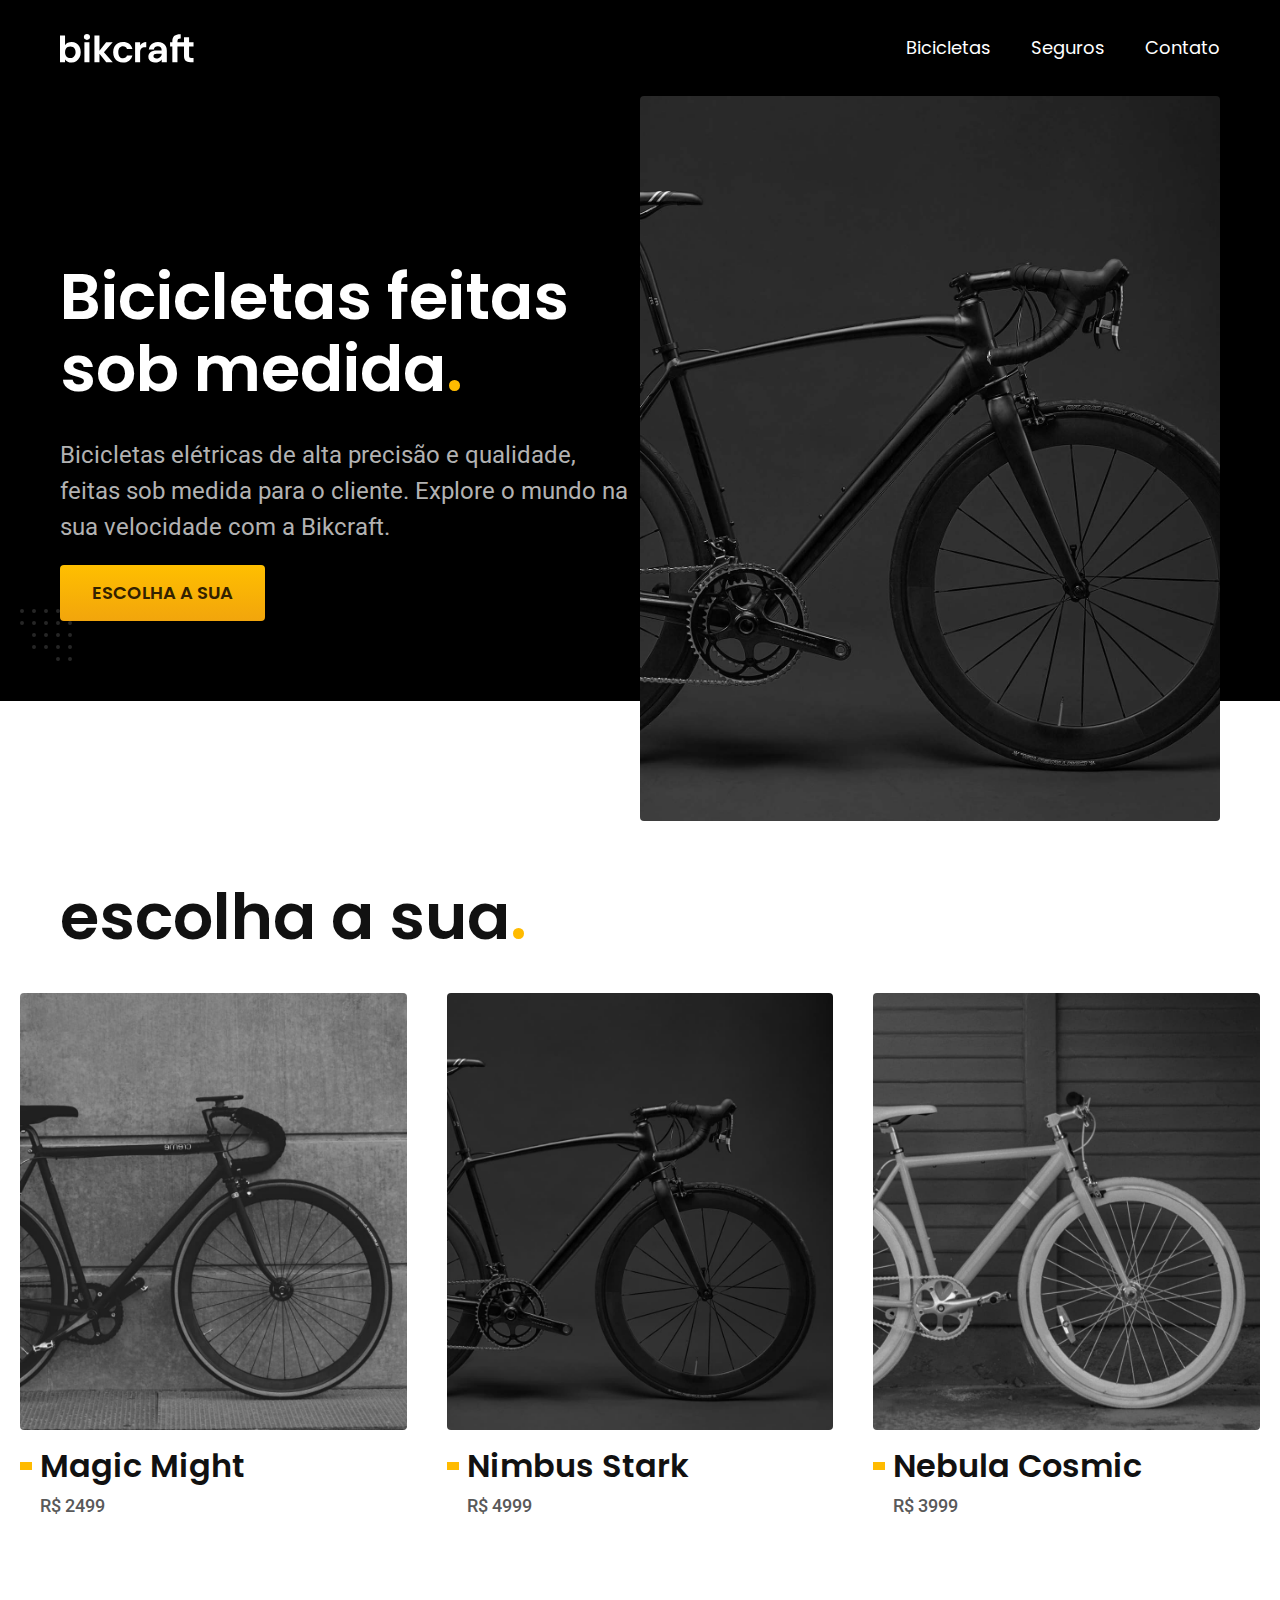
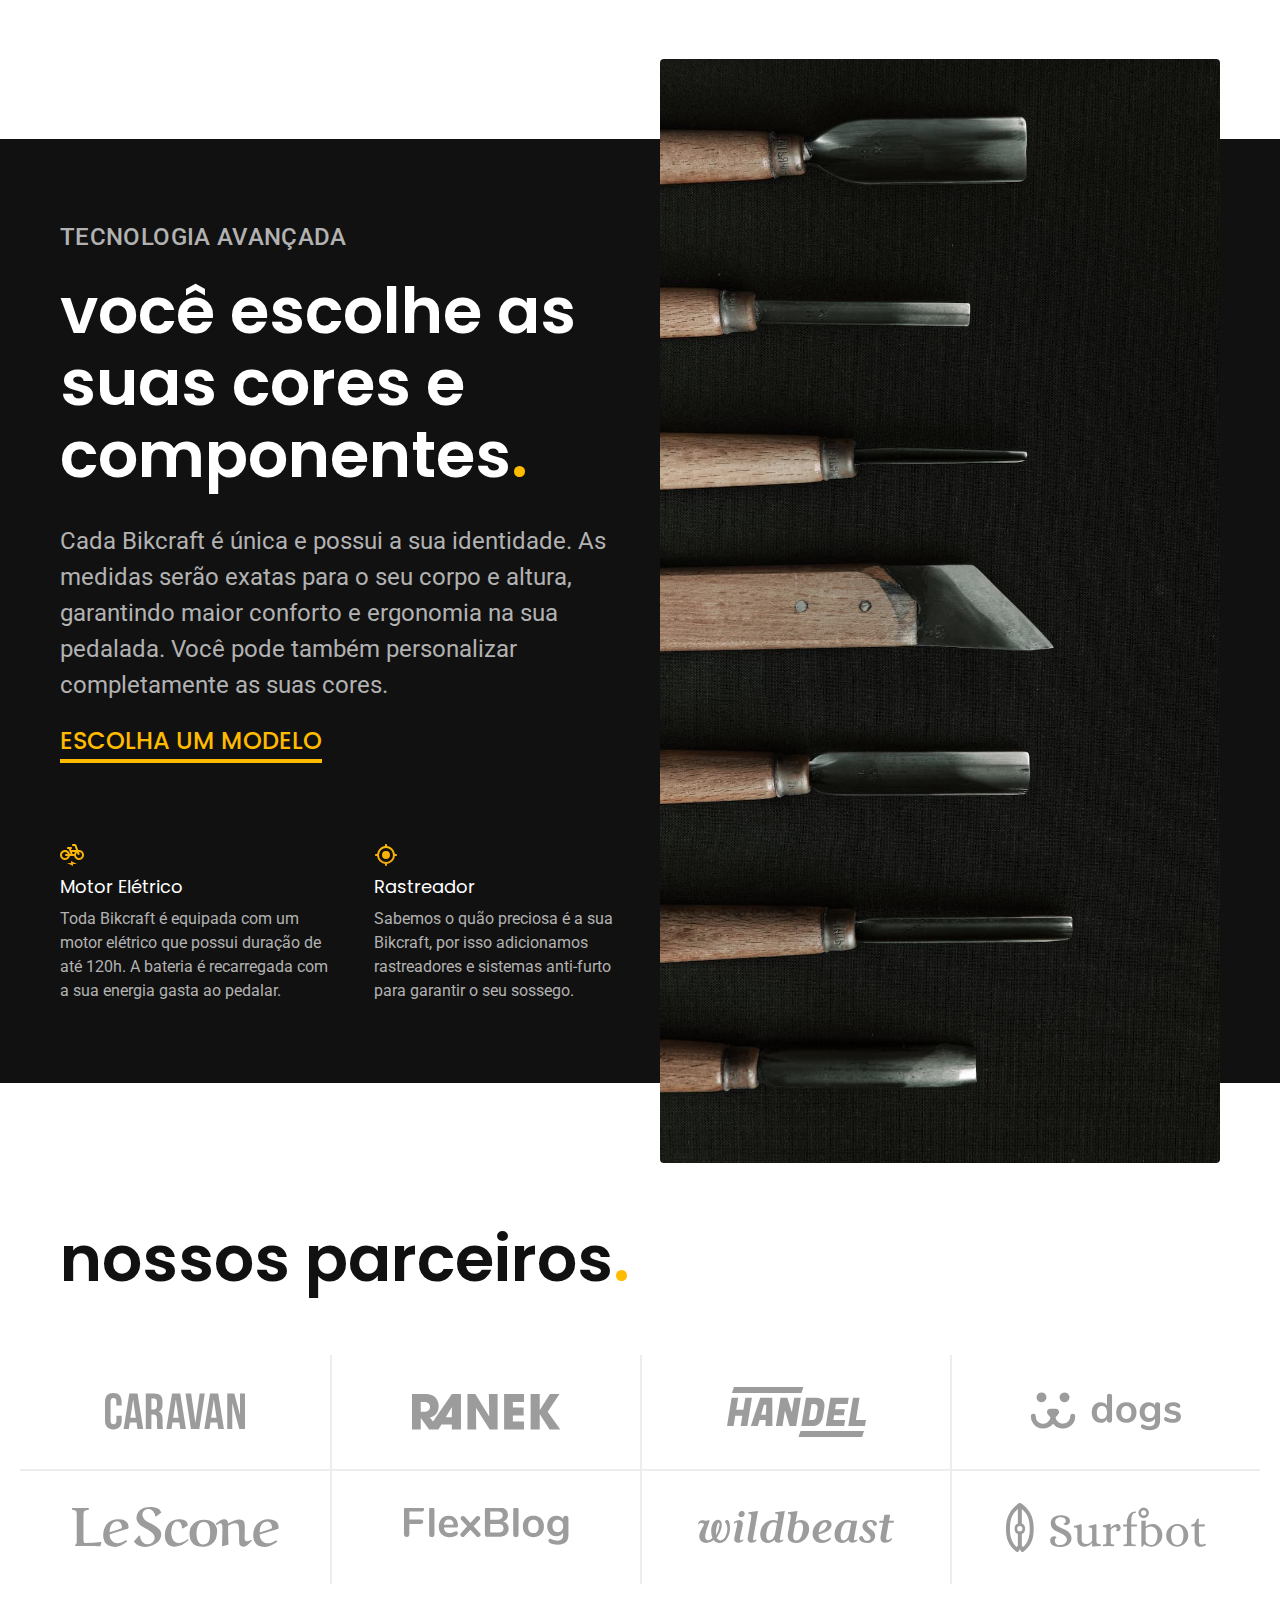
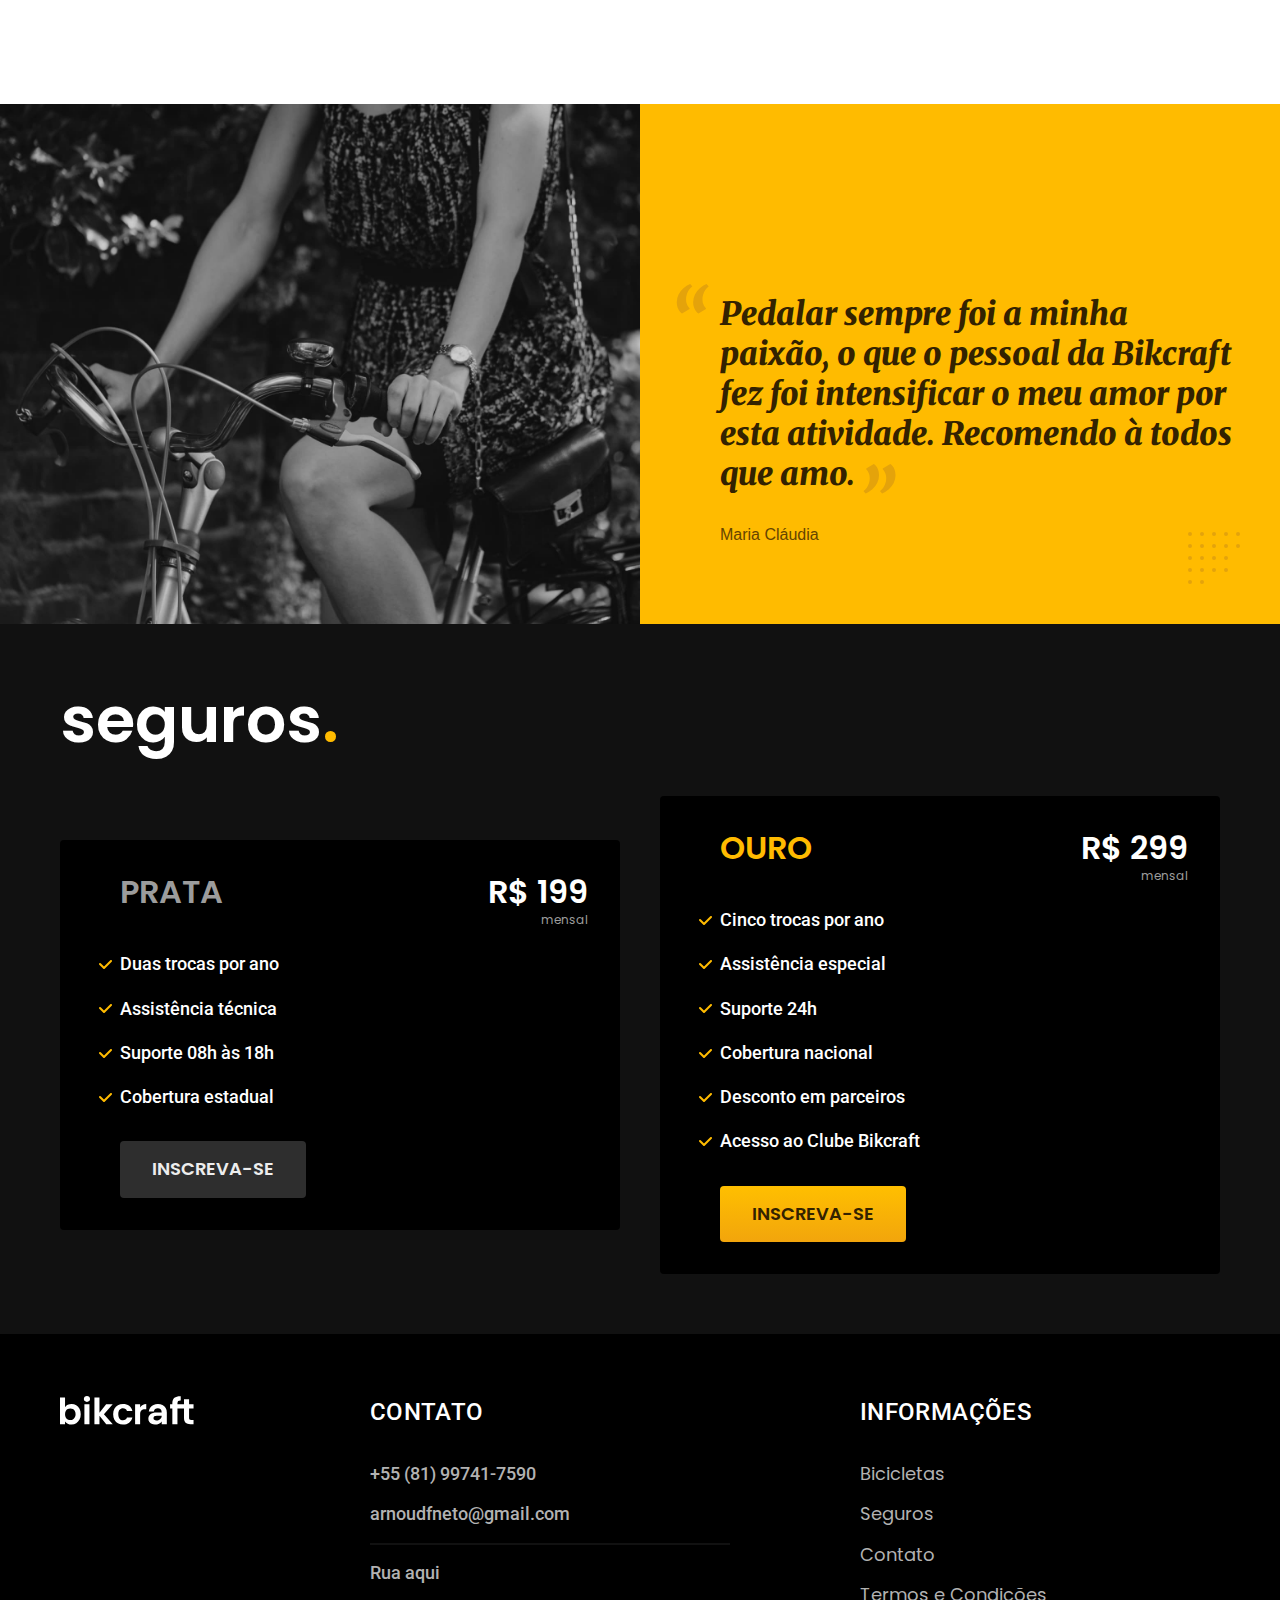
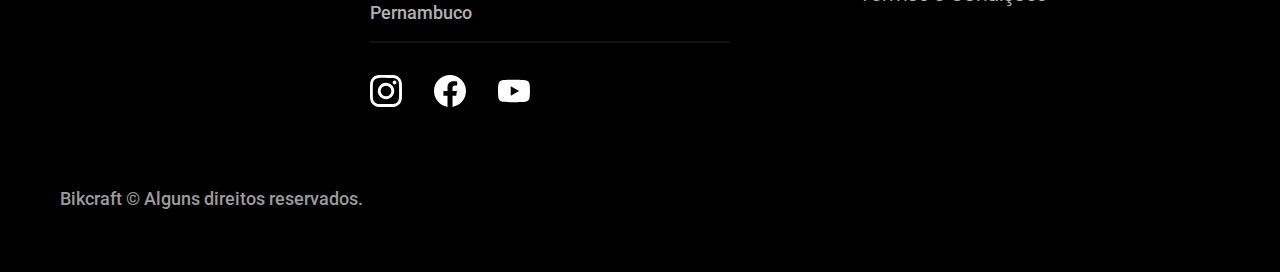
<file: index.html>
<!DOCTYPE html>
<html lang="en">

<head>
    <meta charset="UTF-8">
    <meta name="viewport" content="width=device-width, initial-scale=1.0">
    <title>Bikcraft - Bicicletas Elétricas</title>

    <link rel="shortcut icon" href="favicon.svg" type="image/svg+xml">
    <link rel="stylesheet" href="./css/style.min.css">
    <link rel="preconnect" href="https://fonts.googleapis.com">
    <link rel="preconnect" href="https://fonts.gstatic.com" crossorigin>
    <link href="https://fonts.googleapis.com/css2?family=Merriweather:ital,opsz,wght@0,18..144,300..900;1,18..144,300..900&family=Poppins:ital,wght@0,100;0,200;0,300;0,400;0,500;0,600;0,700;0,800;0,900;1,100;1,200;1,300;1,400;1,500;1,600;1,700;1,800;1,900&family=Roboto:ital,wght@0,100..900;1,100..900&display=swap" rel="stylesheet">


    <script>document.documentElement.classList.add('js');</script>
</head>

<body>
    <header class="header-bg">
        <div class="header container">
            <a href="./"><img src="./img/bikcraft.svg" alt="Bikcraft"></a>
            <nav aria-label="primaria">
                <ul class="header-menu font-1-m cor-0">
                    <li><a href="./bicicletas.html">Bicicletas</a></li>
                    <li><a href="./seguros.html">Seguros</a></li>
                    <li><a href="./contato.html">Contato</a></li>
                </ul>
            </nav>
        </div>
    </header>

    <main class="introducao-bg">
        <div class="introducao container">
            <div class="introducao-conteudo">
                <h1 class="font-1-xxl cor-0">Bicicletas feitas sob medida<span class="cor-p1">.</span></h1>
                <p class="font-2-l cor-5">Bicicletas elétricas de alta precisão e qualidade, feitas sob medida para o cliente. Explore o mundo na sua velocidade com a Bikcraft.</p>
                <a class="botao" href="./bicicletas.html">Escolha a sua</a>
            </div>
            <div>
                <img src="./img/fotos/introducao.jpg" alt="Bicicleta Eletrica Preta">
            </div>
        </div>
    </main>

    <article class="bicicletas-lista">
        <h2 class="container font-1-xxl">escolha a sua<span class="cor-p1">.</span></h2>

        <ul>
            <li>
                <a href="./bicicletas/magic.hmtl">
                    <img src="/img/bicicletas/magic-home.jpg" alt="bicicleta preta">
                    <h3 class="font-1-xl">Magic Might</h3>
                    <span class="font-2-m cor-8"> R$ 2499</span>
                </a>
            </li>
            <li>
                <a href="./bicicletas/magic.hmtl">
                    <img src="/img/bicicletas/nimbus-home.jpg" alt="bicicleta preta">
                    <h3 class="font-1-xl">Nimbus Stark</h3>
                    <span class="font-2-m cor-8"> R$ 4999</span>
                </a>
            </li>
            <li>
                <a href="./bicicletas/magic.hmtl">
                    <img src="/img/bicicletas/nebula-home.jpg" alt="bicicleta preta">
                    <h3 class="font-1-xl">Nebula Cosmic</h3>
                    <span class="font-2-m cor-8"> R$ 3999</span>
                </a>
            </li>
        </ul>
    </article>

    <article class="tecnologia-bg">
        <div class="tecnologia container">
            <div class="tecnologia-conteudo">
                <span class="font-2-l-b cor-5">Tecnologia Avançada</span>
                <h2 class="font-1-xxl cor-0">você escolhe as suas cores e componentes<span class="cor-p1">.</span></h2>
                <p class="font-2-l cor-5">Cada Bikcraft é única e possui a sua identidade. As medidas serão exatas para o seu corpo e altura, garantindo maior conforto e ergonomia na sua pedalada. Você pode também personalizar completamente as suas cores.</p>
                <a class="link" href="./bicicletas.html">Escolha um modelo</a>
                <div class="tecnologia-vantagens">
                    <div>
                        <img src="./img/icones/eletrica.svg" alt="">
                        <h3 class="font-1-m cor-0">Motor Elétrico</h3>
                        <p class="font-2-s cor-5">Toda Bikcraft é equipada com um motor elétrico que possui duração de até 120h. A bateria é recarregada com a sua energia gasta ao pedalar.</p>
                    </div>
                    <div>
                        <img src="./img/icones/rastreador.svg" alt="">
                        <h3 class="font-1-m cor-0">Rastreador</h3>
                        <p class="font-2-s cor-5">Sabemos o quão preciosa é a sua Bikcraft, por isso adicionamos rastreadores e sistemas anti-furto para garantir o seu sossego.</p>
                    </div>
                </div>
            </div>

            <div class="tecnologia-imagem">
                <img src="./img/fotos/tecnologia.jpg" alt="">
            </div>
        </div>
    </article>

    <section class="parceiros" aria-label="Nossos Parceiros">
        <h2 class="container font-1-xxl">nossos parceiros<span class="cor-p1">.</span></h2>

        <ul>
            <li><img src="./img/parceiros/caravan.svg" alt="caravan"></li>
            <li><img src="./img/parceiros/ranek.svg" alt="ranek"></li>
            <li><img src="./img/parceiros/handel.svg" alt="handel"></li>
            <li><img src="./img/parceiros/dogs.svg" alt="dogs"></li>
            <li><img src="./img/parceiros/lescone.svg" alt="lescone"></li>
            <li><img src="./img/parceiros/flexblog.svg" alt="flexblog"></li>
            <li><img src="./img/parceiros/wildbeast.svg" alt="wildbeast"></li>
            <li><img src="./img/parceiros/surfbot.svg" alt="surfbot"></li>
        </ul>
    </section>

    <section class="depoimento" aria-label="Depoimento">
        <div>
            <img src="./img/fotos/depoimento.jpg" alt="Pessoa pedalando uma bicicleta">
        </div>
        <div class="depoimento-conteudo">
            <blockquote class="font-1-xl cor-p5">
                <p>Pedalar sempre foi a minha paixão, o que o pessoal da Bikcraft fez foi intensificar o meu amor por esta atividade. Recomendo à todos que amo.</p>
            </blockquote>
            <span class="font1-m-b cor-p4">Maria Cláudia</span>
        </div>
    </section>

    <article class="seguros-bg">
        <div class="seguros container">
            <h2 class="font-1-xxl cor-0">seguros<span class="cor-p1">.</span></h2>
            <div class="seguros-item">
                <h3 class="font-1-xl cor-6">PRATA</h3>
                <span class="font-1-xl cor-0">R$ 199 <span class="font-1-xs  cor-6">mensal</span></span>
                <ul class="font-2-m cor-0">
                    <li>Duas trocas por ano</li>
                    <li>Assistência técnica</li>
                    <li>Suporte 08h às 18h</li>
                    <li>Cobertura estadual</li>
                </ul>
                <a class="botao secundario" href="./orcamento.html">Inscreva-se</a>
            </div>

            <div class="seguros-item">
                <h3 class="font-1-xl cor-p1">OURO</h3>
                <span class="font-1-xl cor-0">R$ 299 <span class="font-1-xs  cor-6">mensal</span></span>
                <ul class="font-2-m cor-0">
                    <li>Cinco trocas por ano</li>
                    <li>Assistência especial</li>
                    <li>Suporte 24h</li>
                    <li>Cobertura nacional</li>
                    <li>Desconto em parceiros</li>
                    <li>Acesso ao Clube Bikcraft</li>
                </ul>
                <a class="botao" href="./orcamento.html">Inscreva-se</a>
            </div>
        </div>
    </article>

    <footer class="footer-bg">
        <div class="footer container">
            <img src="./img/bikcraft.svg" alt="">
            <div class="footer-contato">
                <h3 class="font-2-l-b cor-0">Contato</h3>
                <ul class="cor-5 font-2-m">
                    <li><a href="tel:+558197417590">+55 (81) 99741-7590</a></li>
                    <li><a href="mailto:arnoudfneto@gmail.com">arnoudfneto@gmail.com</a></li>
                    <li>Rua aqui</li>
                    <li>Pernambuco</li>
                </ul>
                <div class="footer-redes">
                    <a href="/">
                        <img src="./img/redes/instagram.svg" alt="Instagram">
                    </a>
                    <a href="/">
                        <img src="./img/redes/facebook.svg" alt="Facebook">
                    </a>
                    <a href="/">
                        <img src="./img/redes/youtube.svg" alt="Youtube">
                    </a>
                </div>
            </div>
            <div class="footer-informacoes">
                <h3 class="font-2-l-b cor-0">Informações</h3>
                <nav>
                    <ul class="font-1-m cor-5">
                        <li><a href="./bicicletas.html">Bicicletas</a></li>
                        <li><a href="./seguros.html">Seguros</a></li>
                        <li><a href="./contato.html">Contato</a></li>
                        <li><a href="./termos.html">Termos e Condições</a></li>
                    </ul>
                </nav>
            </div>
            <p class="footer-copy font-2-m cor-6">Bikcraft © Alguns direitos reservados.</p>
        </div>
    </footer>
    <script src="./js/plugins/simple-anime.js"></script>
    <script src="./js/script.js"></script>
</body>

</html>
</file>
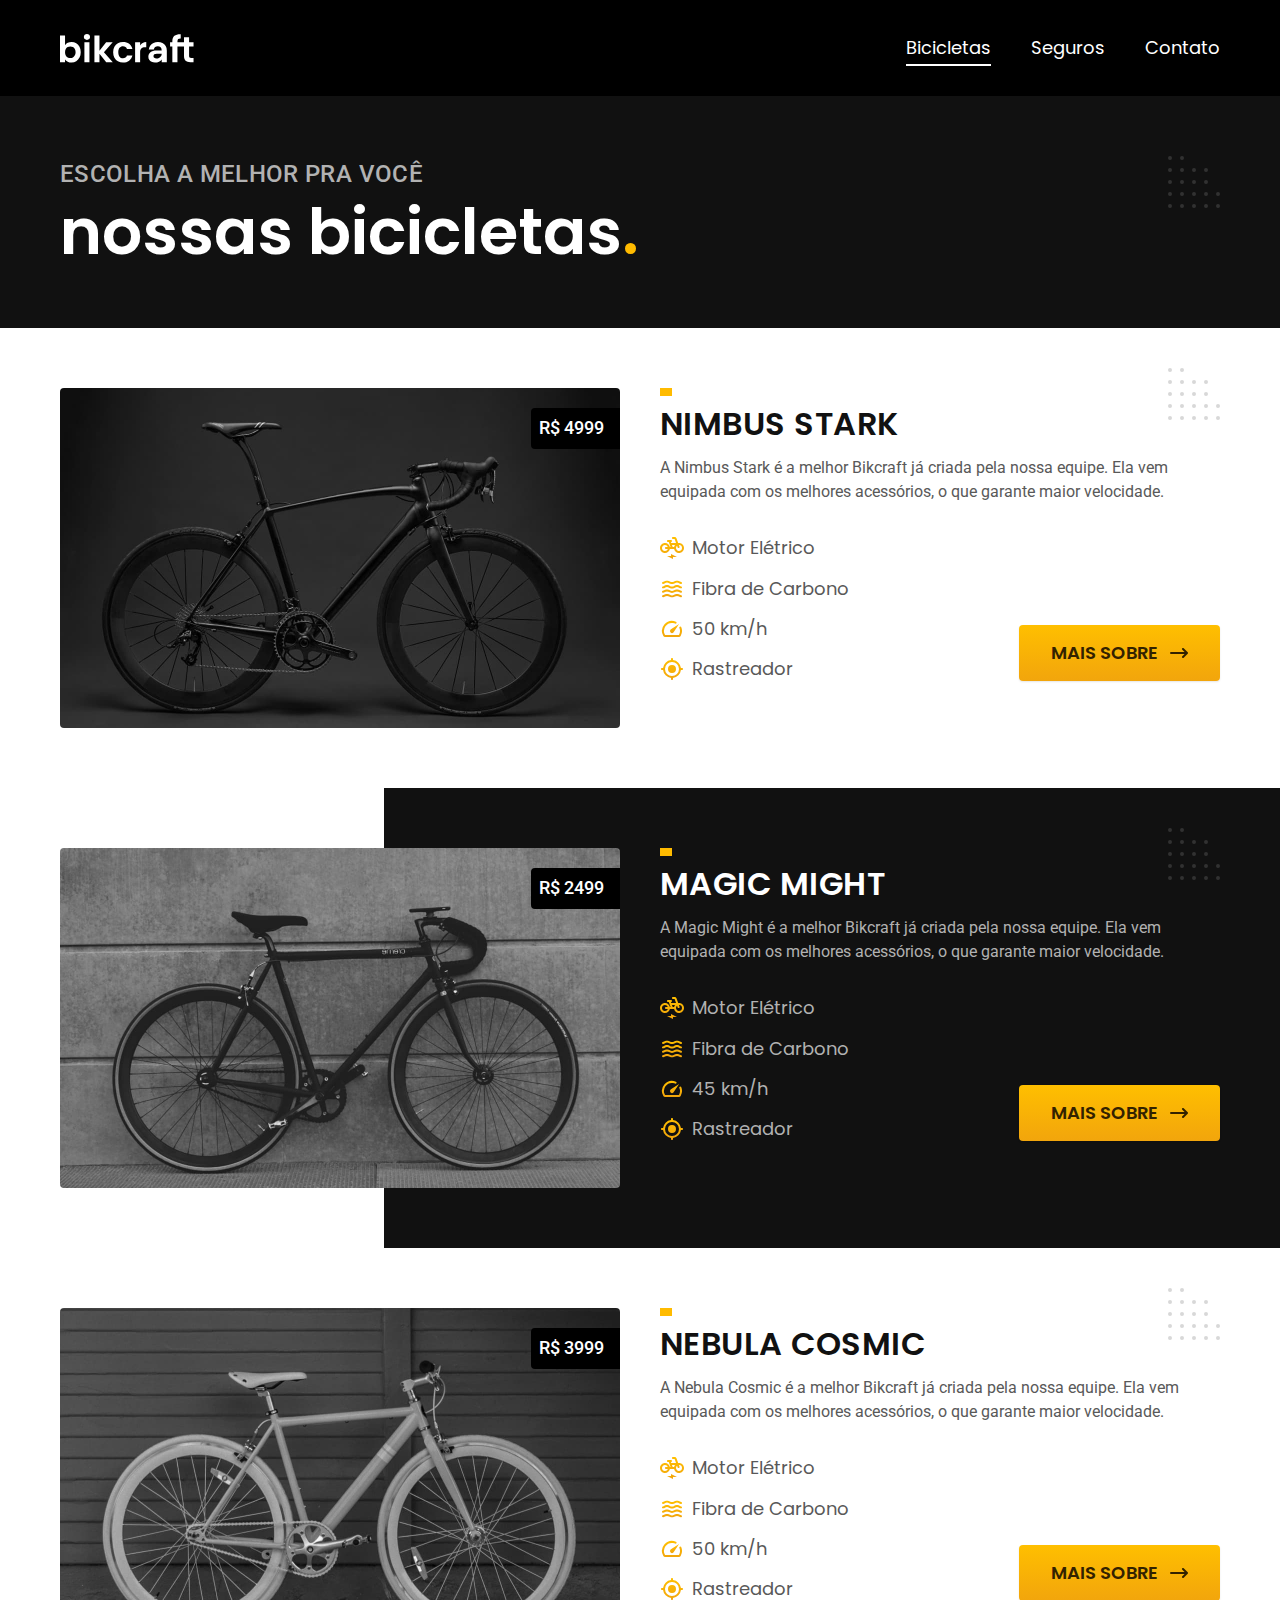
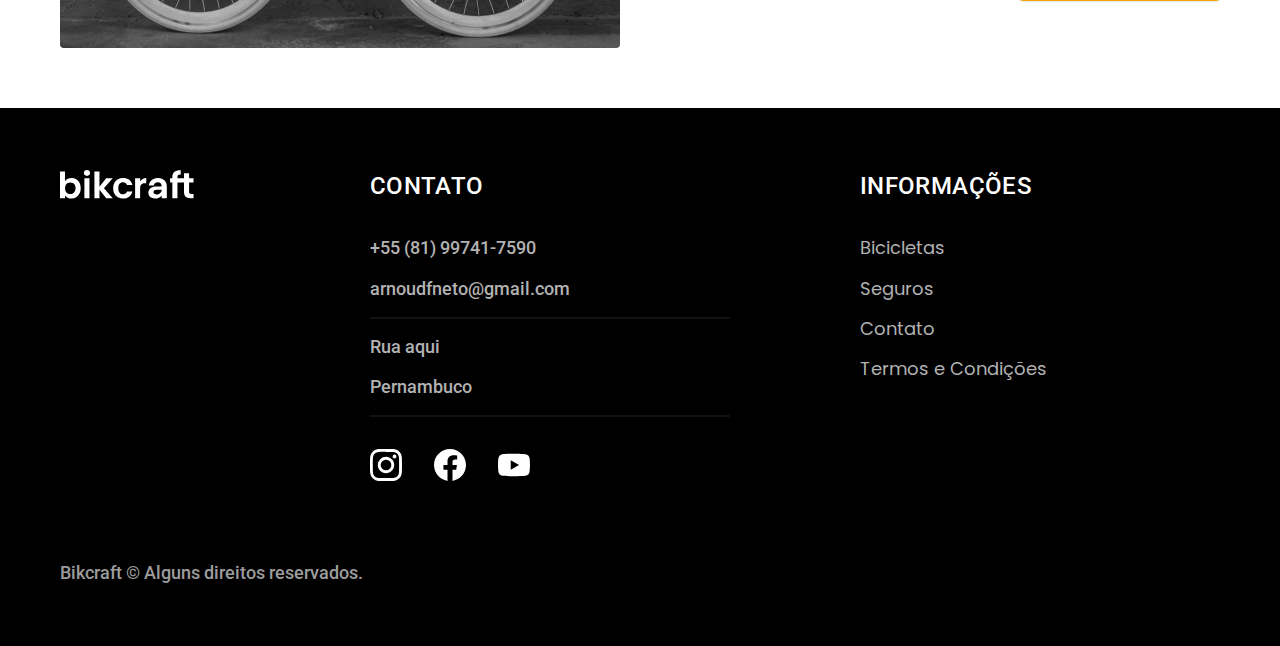
<file: bicicletas.html>
<!DOCTYPE html>
<html lang="en">

<head>
    <meta charset="UTF-8">
    <meta name="viewport" content="width=device-width, initial-scale=1.0">
    <title>Bicicletas | Bikcraft</title>
    <meta name="description" content="Bicicletas">
    <link rel="shortcut icon" href="favicon.svg" type="image/svg+xml">
    <link rel="stylesheet" href="./css/style.min.css">
    <link rel="preconnect" href="https://fonts.googleapis.com">
    <link rel="preconnect" href="https://fonts.gstatic.com" crossorigin>
    <link href="https://fonts.googleapis.com/css2?family=Merriweather:ital,opsz,wght@0,18..144,300..900;1,18..144,300..900&family=Poppins:ital,wght@0,100;0,200;0,300;0,400;0,500;0,600;0,700;0,800;0,900;1,100;1,200;1,300;1,400;1,500;1,600;1,700;1,800;1,900&family=Roboto:ital,wght@0,100..900;1,100..900&display=swap" rel="stylesheet">
    <script>document.documentElement.classList.add('js');</script>
</head>

<body id="bicicletas">
    <header class="header-bg">
        <div class="header container">
            <a href="./"><img src="./img/bikcraft.svg" alt="Bikcraft"></a>
            <nav aria-label="primaria">
                <ul class="header-menu font-1-m cor-0">
                    <li><a href="./bicicletas.html">Bicicletas</a></li>
                    <li><a href="./seguros.html">Seguros</a></li>
                    <li><a href="./contato.html">Contato</a></li>
                </ul>
            </nav>
        </div>
    </header>

    <main>
        <div class="titulo-bg">
            <div class="titulo container">
                <p class="font-2-l-b cor-5">Escolha a melhor pra você</p>
                <h1 class="font-1-xxl cor-0">nossas bicicletas<span class="cor-p1">.</span></h1>
            </div>
        </div>


        <div class="bicicletas container">
            <div class="bicicletas-imagem">
                <img src="img/bicicletas/nimbus.jpg" alt="bicicleta preta">
                <span class="font-2-m cor-0">R$ 4999</span>
            </div>
            <div class="bicicletas-conteudo">
                <h2 class="font-1-xl">Nimbus Stark</h2>
                <p class="font-2-s cor-8">A Nimbus Stark é a melhor Bikcraft já criada pela nossa equipe. Ela vem equipada com os melhores acessórios, o que garante maior velocidade.</p>
                <ul class="font-1-m cor-8">
                    <li>
                        <img src="img/icones/eletrica.svg" alt="">
                        Motor Elétrico
                    </li>
                    <li>
                        <img src="img/icones/carbono.svg" alt="">
                        Fibra de Carbono
                    </li>
                    <li>
                        <img src="img/icones/velocidade.svg" alt="">
                        50 km/h
                    </li>
                    <li>
                        <img src="img/icones/rastreador.svg" alt="">
                        Rastreador
                    </li>
                </ul>
                <a class="botao seta" href="./bicicletas/nimbus.html">Mais Sobre</a>
            </div>
        </div>


        <div class="bicicletas-bg">
            <div class="bicicletas container">
                <div class="bicicletas-imagem">
                    <img src="img/bicicletas/magic.jpg" alt="bicicleta preta">
                    <span class="font-2-m cor-0">R$ 2499</span>
                </div>
                <div class="bicicletas-conteudo">
                    <h2 class="font-1-xl cor-0">Magic Might</h2>
                    <p class="font-2-s cor-5">A Magic Might é a melhor Bikcraft já criada pela nossa equipe. Ela vem equipada com os melhores acessórios, o que garante maior velocidade.</p>
                    <ul class="font-1-m cor-5">
                        <li>
                            <img src="img/icones/eletrica.svg" alt="">
                            Motor Elétrico
                        </li>
                        <li>
                            <img src="img/icones/carbono.svg" alt="">
                            Fibra de Carbono
                        </li>
                        <li>
                            <img src="img/icones/velocidade.svg" alt="">
                            45 km/h
                        </li>
                        <li>
                            <img src="img/icones/rastreador.svg" alt="">
                            Rastreador
                        </li>
                    </ul>
                    <a class="botao seta" href="./bicicletas/magic.html">Mais Sobre</a>
                </div>
            </div>
        </div>



        <div class="bicicletas container">
            <div class="bicicletas-imagem">
                <img src="img/bicicletas/nebula.jpg" alt="bicicleta preta">
                <span class="font-2-m cor-0">R$ 3999</span>
            </div>
            <div class="bicicletas-conteudo">
                <h2 class="font-1-xl">Nebula Cosmic</h2>
                <p class="font-2-s cor-8">A Nebula Cosmic é a melhor Bikcraft já criada pela nossa equipe. Ela vem equipada com os melhores acessórios, o que garante maior velocidade.</p>
                <ul class="font-1-m cor-8">
                    <li>
                        <img src="img/icones/eletrica.svg" alt="">
                        Motor Elétrico
                    </li>
                    <li>
                        <img src="img/icones/carbono.svg" alt="">
                        Fibra de Carbono
                    </li>
                    <li>
                        <img src="img/icones/velocidade.svg" alt="">
                        50 km/h
                    </li>
                    <li>
                        <img src="img/icones/rastreador.svg" alt="">
                        Rastreador
                    </li>
                </ul>
                <a class="botao seta" href="./bicicletas/nebula.html">Mais Sobre</a>
            </div>
        </div>


    </main>

    <footer class="footer-bg">
        <div class="footer container">
            <img src="./img/bikcraft.svg" alt="">
            <div class="footer-contato">
                <h3 class="font-2-l-b cor-0">Contato</h3>
                <ul class="cor-5 font-2-m">
                    <li><a href="tel:+558197417590">+55 (81) 99741-7590</a></li>
                    <li><a href="mailto:arnoudfneto@gmail.com">arnoudfneto@gmail.com</a></li>
                    <li>Rua aqui</li>
                    <li>Pernambuco</li>
                </ul>
                <div class="footer-redes">
                    <a href="/">
                        <img src="./img/redes/instagram.svg" alt="Instagram">
                    </a>
                    <a href="/">
                        <img src="./img/redes/facebook.svg" alt="Facebook">
                    </a>
                    <a href="/">
                        <img src="./img/redes/youtube.svg" alt="Youtube">
                    </a>
                </div>
            </div>
            <div class="footer-informacoes">
                <h3 class="font-2-l-b cor-0">Informações</h3>
                <nav>
                    <ul class="font-1-m cor-5">
                        <li><a href="./bicicletas.html">Bicicletas</a></li>
                        <li><a href="./seguros.html">Seguros</a></li>
                        <li><a href="./contato.html">Contato</a></li>
                        <li><a href="./termos.html">Termos e Condições</a></li>
                    </ul>
                </nav>
            </div>
            <p class="footer-copy font-2-m cor-6">Bikcraft © Alguns direitos reservados.</p>
        </div>
    </footer>
    <script src="./js/script.js"></script>
</body>

</html>
</file>
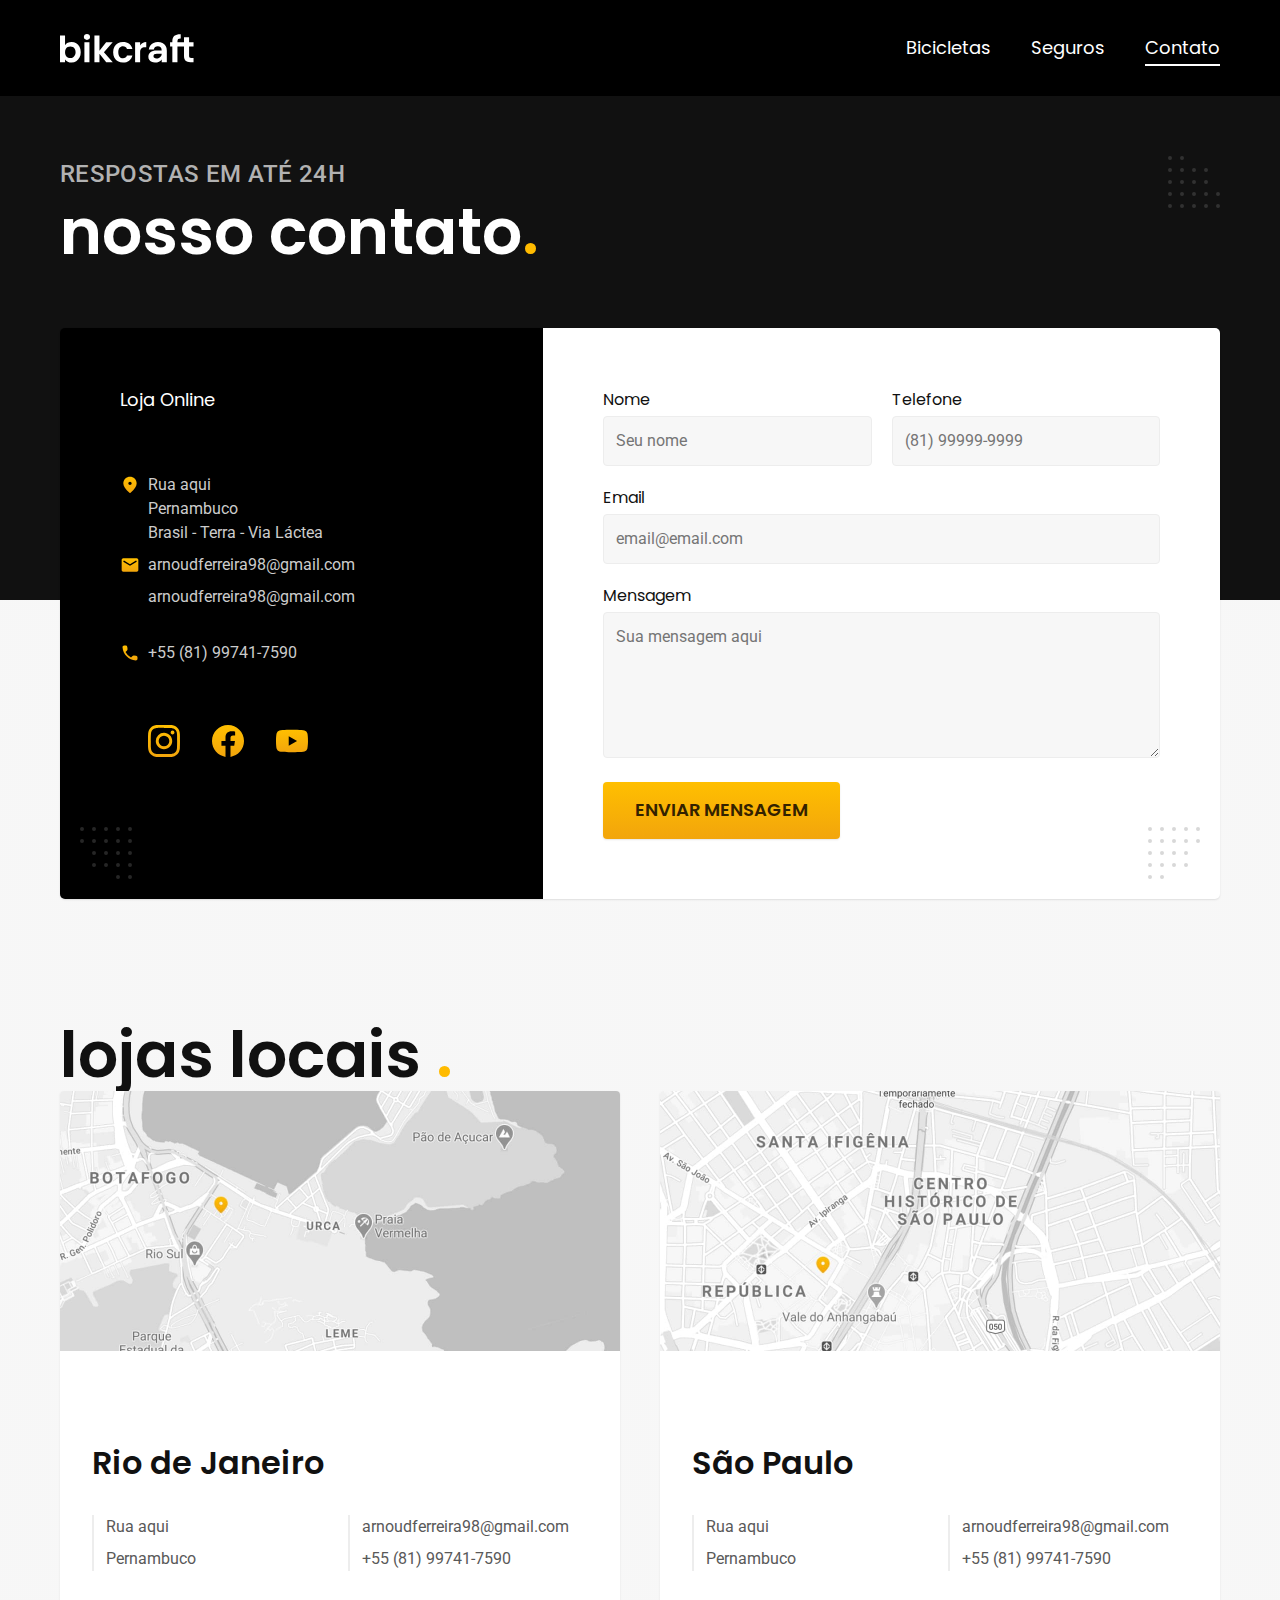
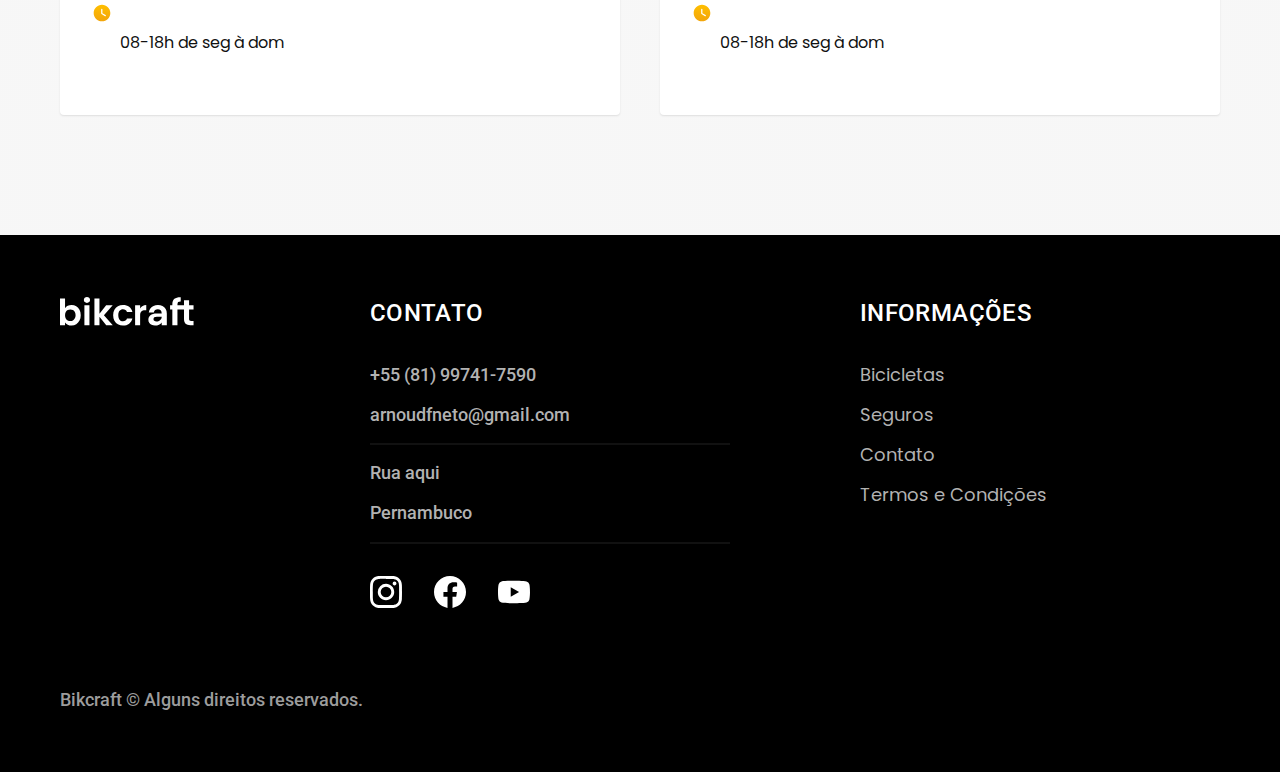
<file: contato.html>
<!DOCTYPE html>
<html lang="en">

<head>
    <meta charset="UTF-8">
    <meta name="viewport" content="width=device-width, initial-scale=1.0">
    <title>Contato | Bikcraft</title>
    <meta name="description" content="Contato">
    <link rel="shortcut icon" href="favicon.svg" type="image/svg+xml">
    <link rel="stylesheet" href="./css/style.min.css">
    <link rel="preconnect" href="https://fonts.googleapis.com">
    <link rel="preconnect" href="https://fonts.gstatic.com" crossorigin>
    <link href="https://fonts.googleapis.com/css2?family=Merriweather:ital,opsz,wght@0,18..144,300..900;1,18..144,300..900&family=Poppins:ital,wght@0,100;0,200;0,300;0,400;0,500;0,600;0,700;0,800;0,900;1,100;1,200;1,300;1,400;1,500;1,600;1,700;1,800;1,900&family=Roboto:ital,wght@0,100..900;1,100..900&display=swap" rel="stylesheet">
    <script>document.documentElement.classList.add('js');</script>
</head>

<body id="contato">
    <header class="header-bg">
        <div class="header container">
            <a href="./"><img src="./img/bikcraft.svg" alt="Bikcraft"></a>
            <nav aria-label="primaria">
                <ul class="header-menu font-1-m cor-0">
                    <li><a href="./bicicletas.html">Bicicletas</a></li>
                    <li><a href="./seguros.html">Seguros</a></li>
                    <li><a href="./contato.html">Contato</a></li>
                </ul>
            </nav>
        </div>
    </header>

    <main>
        <div class="titulo-bg">
            <div class="titulo container">
                <p class="font-2-l-b cor-5">Respostas em até 24h</p>
                <h1 class="font-1-xxl cor-0">nosso contato<span class="cor-p1">.</span></h1>
            </div>
        </div>

        <div class="contato container">
            <section class="contato-dados" aria-label="Endereço">
                <h2 class="font-1-m cor-0">Loja Online</h2>
                <div class="contato-endereco font-2-s cor-4">
                    <p>Rua aqui</p>
                    <p>Pernambuco</p>
                    <p>Brasil - Terra - Via Láctea</p>
                </div>
                <address class="contato-meios font-2-s cor-4">
                    <a href="mailto:arnoudferreira98@gmail.com">arnoudferreira98@gmail.com</a>
                    <a href="mailto:arnoudferreira98@gmail.com">arnoudferreira98@gmail.com</a>
                    <a href="tel:+558197417590">+55 (81) 99741-7590</a>
                </address>
                <div class="contato-redes">
                    <a href="/">
                        <img src="./img/redes/instagram-p.svg" alt="Instagram">
                    </a>
                    <a href="/">
                        <img src="./img/redes/facebook-p.svg" alt="Facebook">
                    </a>
                    <a href="/">
                        <img src="./img/redes/youtube-p.svg" alt="Youtube">
                    </a>
                </div>
            </section>

            <section class="contato-formulario" aria-label="Formulário">
                <form class="form" action="./contato.html">
                    <div>
                        <label for="nome">Nome</label>
                        <input type="text" id="nome" name="nome" placeholder="Seu nome">
                    </div>
                    <div>
                        <label for="telefone">Telefone</label>
                        <input type="text" id="telefone" name="telefone" placeholder="(81) 99999-9999">
                    </div>
                    <div class="col-2">
                        <label for="email">Email</label>
                        <input type="text" id="email" name="email" placeholder="email@email.com">
                    </div>
                    <div class="col-2">
                        <label for="mensagem">Mensagem</label>
                        <textarea rows="5" name="mensagem" id="mensagem" placeholder="Sua mensagem aqui"></textarea>
                    </div>
                    <button class="botao col-2">Enviar Mensagem</button>
                </form>
            </section>
        </div>

    </main>

    <article class="lojas container">
        <h2 class="font-1-xxl">lojas locais <span class="cor-p1">.</span></h2>
        <div class="lojas-item">
            <img src="./img/lojas/rj.jpg" alt="mapa marcando o endereço em rua aqui">
            <div class="lojas-conteudo">
                <h3 class="font-1-xl">Rio de Janeiro</h3>
                <div class="lojas-dados font-2-s cor-8">
                    <p>Rua aqui</p>
                    <p>Pernambuco</p>
                </div>
                <div class="lojas-dados font-2-s cor-8">
                    <a href="mailto:arnoudferreira98@gmail.com">arnoudferreira98@gmail.com</a>
                    <a href="tel:+558197417590">+55 (81) 99741-7590</a>
                </div>
                <p class="lojas-tempo font-1-s"><img src="./img/icones/horario.svg" alt="">08-18h de seg à dom</p>
            </div>
        </div>

        <div class="lojas-item">
            <img src="./img/lojas/sp.jpg" alt="mapa marcando o endereço em rua aqui">
            <div class="lojas-conteudo">
                <h3 class="font-1-xl">São Paulo</h3>
                <div class="lojas-dados font-2-s cor-8">
                    <p>Rua aqui</p>
                    <p>Pernambuco</p>
                </div>
                <div class="lojas-dados font-2-s cor-8">
                    <a href="mailto:arnoudferreira98@gmail.com">arnoudferreira98@gmail.com</a>
                    <a href="tel:+558197417590">+55 (81) 99741-7590</a>
                </div>
                <p class="lojas-tempo font-1-s"><img src="./img/icones/horario.svg" alt="">08-18h de seg à dom</p>
            </div>
        </div>
    </article>

    <footer class="footer-bg">
        <div class="footer container">
            <img src="./img/bikcraft.svg" alt="">
            <div class="footer-contato">
                <h3 class="font-2-l-b cor-0">Contato</h3>
                <ul class="cor-5 font-2-m">
                    <li><a href="tel:+558197417590">+55 (81) 99741-7590</a></li>

                    <li><a href="mailto:arnoudfneto@gmail.com">arnoudfneto@gmail.com</a></li>
                    <li>Rua aqui</li>
                    <li>Pernambuco</li>
                </ul>
                <div class="footer-redes">
                    <a href="/">
                        <img src="./img/redes/instagram.svg" alt="Instagram">
                    </a>
                    <a href="/">
                        <img src="./img/redes/facebook.svg" alt="Facebook">
                    </a>
                    <a href="/">
                        <img src="./img/redes/youtube.svg" alt="Youtube">
                    </a>
                </div>
            </div>
            <div class="footer-informacoes">
                <h3 class="font-2-l-b cor-0">Informações</h3>
                <nav>
                    <ul class="font-1-m cor-5">
                        <li><a href="./bicicletas.html">Bicicletas</a></li>
                        <li><a href="./seguros.html">Seguros</a></li>
                        <li><a href="./contato.html">Contato</a></li>
                        <li><a href="./termos.html">Termos e Condições</a></li>
                    </ul>
                </nav>
            </div>
            <p class="footer-copy font-2-m cor-6">Bikcraft © Alguns direitos reservados.</p>
        </div>
    </footer>
    <script src="./js/script.js"></script>
</body>

</html>
</file>
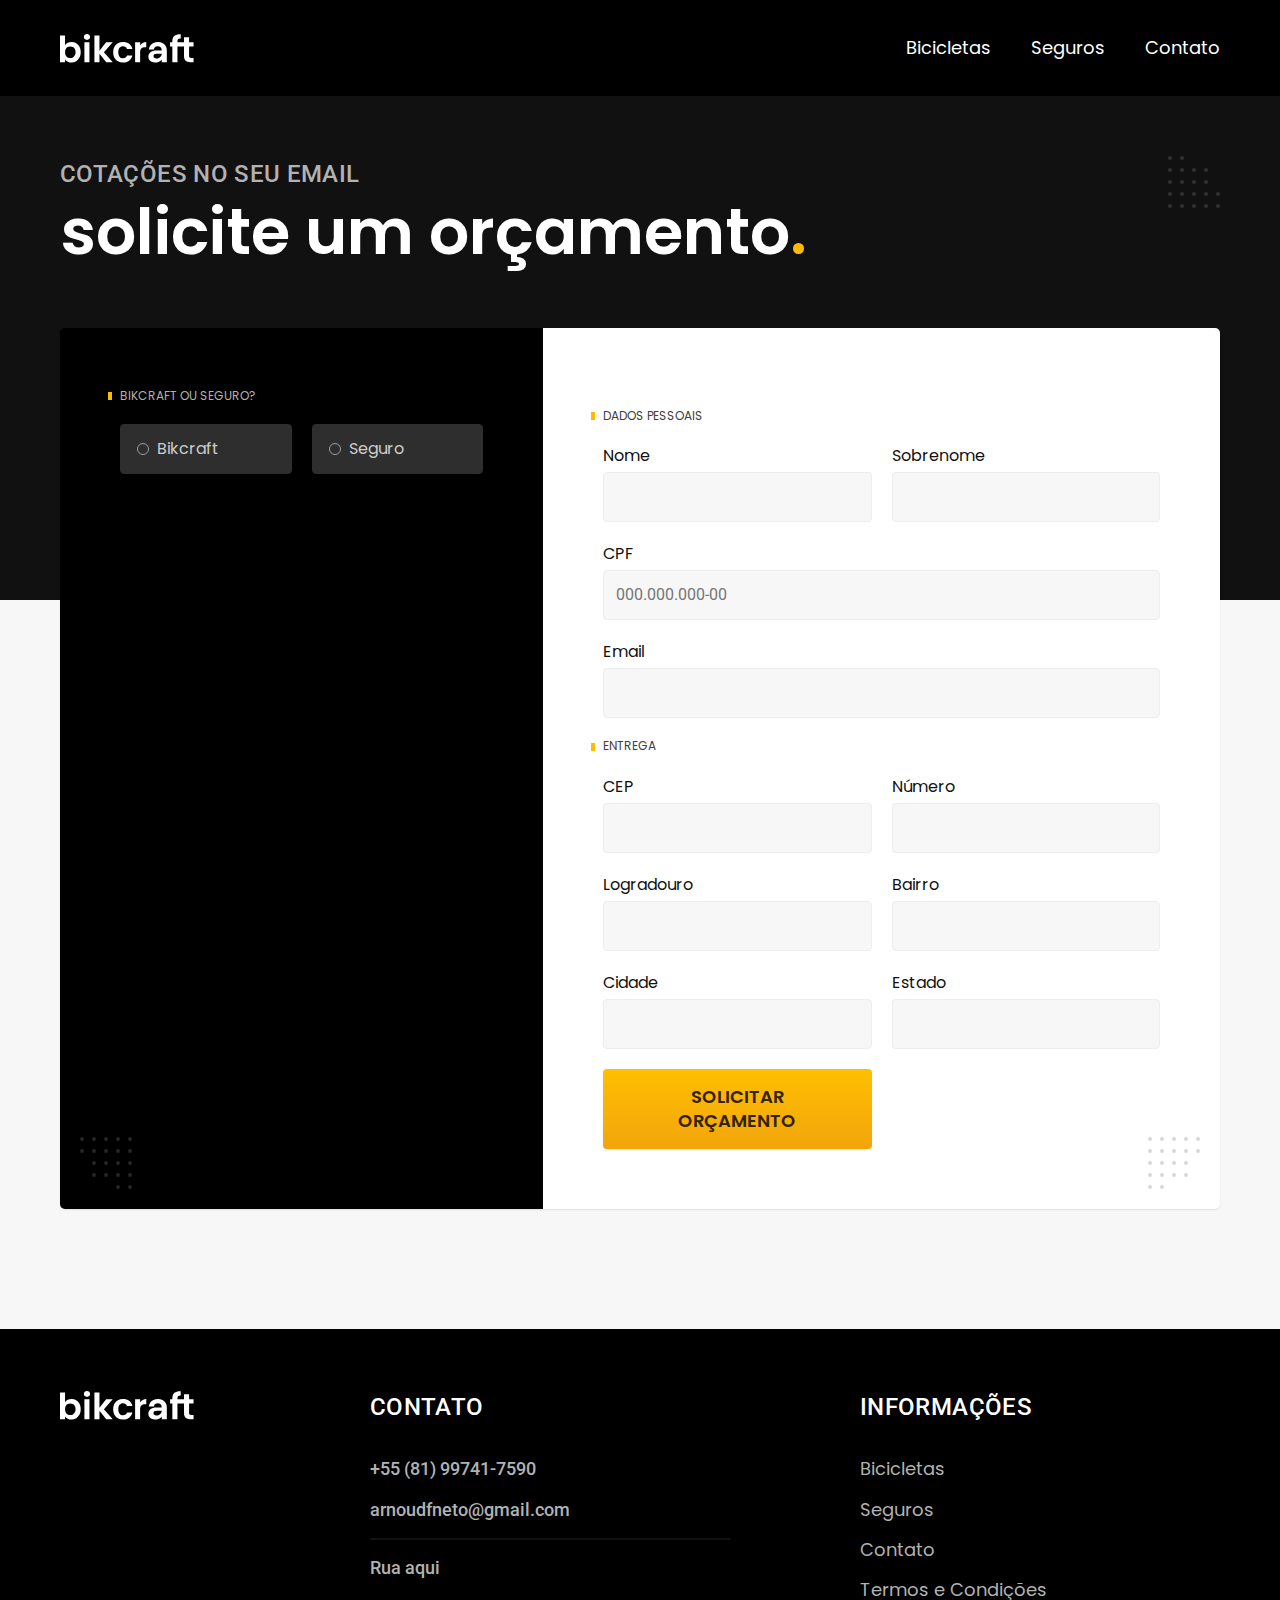
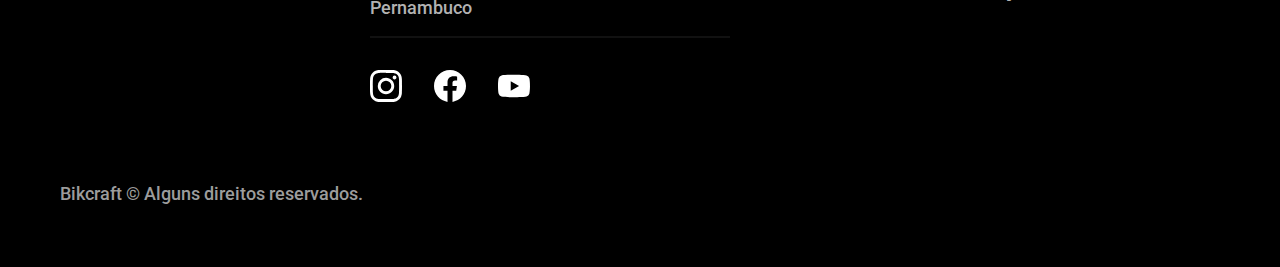
<file: orcamento.html>
<!DOCTYPE html>
<html lang="en">

<head>
    <meta charset="UTF-8">
    <meta name="viewport" content="width=device-width, initial-scale=1.0">
    <title>Orçamento | Bikcraft</title>
    <meta name="description" content="Orçamento">
    <link rel="shortcut icon" href="favicon.svg" type="image/svg+xml">
    <link rel="stylesheet" href="./css/style.min.css">
    <link rel="preconnect" href="https://fonts.googleapis.com">
    <link rel="preconnect" href="https://fonts.gstatic.com" crossorigin>
    <link href="https://fonts.googleapis.com/css2?family=Merriweather:ital,opsz,wght@0,18..144,300..900;1,18..144,300..900&family=Poppins:ital,wght@0,100;0,200;0,300;0,400;0,500;0,600;0,700;0,800;0,900;1,100;1,200;1,300;1,400;1,500;1,600;1,700;1,800;1,900&family=Roboto:ital,wght@0,100..900;1,100..900&display=swap" rel="stylesheet">
    <script>document.documentElement.classList.add('js');</script>
</head>

<body id="orcamento">
    <header class="header-bg">
        <div class="header container">
            <a href="./"><img src="./img/bikcraft.svg" alt="Bikcraft"></a>
            <nav aria-label="primaria">
                <ul class="header-menu font-1-m cor-0">
                    <li><a href="./bicicletas.html">Bicicletas</a></li>
                    <li><a href="./seguros.html">Seguros</a></li>
                    <li><a href="./contato.html">Contato</a></li>
                </ul>
            </nav>
        </div>
    </header>

    <main>
        <div class="titulo-bg">
            <div class="titulo container">
                <p class="font-2-l-b cor-5">Cotações no seu email</p>
                <h1 class="font-1-xxl cor-0">solicite um orçamento<span class="cor-p1">.</span></h1>
            </div>
        </div>

        <form class="orcamento container" action="./">
            <div class="orcamento-produto">
                <h2 class="font-1-xs cor-5">Bikcraft ou Seguro?</h2>

                <input type="radio" name="tipo" value="bikcraft" id="bikcraft">
                <label for="bikcraft">Bikcraft</label>

                <input type="radio" name="tipo" value="seguro" id="seguro">
                <label for="seguro">Seguro</label>

                <div class="orcamento-conteudo" id="orcamento-bikcraft">
                    <h2 class="font-1-xs cor-5">Escolha a sua (BIKCRAFT)</h2>

                    <input type="radio" name="produto" value="nimbus" id="nimbus">
                    <label for="nimbus">Nimbus Stark <span>R$ 4999</span></label>

                    <div class="orcamento-detalhes">
                        <ul class="font-1-xs cor-8">
                            <li><img src="./img/icones/eletrica.svg" alt="">Motor Elétrico</li>
                            <li><img src="./img/icones/carbono.svg" alt="">Fibra de Carbono</li>
                            <li><img src="./img/icones/velocidade.svg" alt="">50 km/h</li>
                            <li><img src="./img/icones/rastreador.svg" alt="">Rastreador</li>
                        </ul>
                        <img src="./img/bicicletas/nimbus.jpg" alt="Bicicleta preta">
                    </div>

                    <input type="radio" name="produto" value="magic" id="magic">
                    <label for="magic">Magic Might <span>R$ 2499</span></label>

                    <div class="orcamento-detalhes">
                        <ul class="font-1-xs cor-8">
                            <li><img src="./img/icones/eletrica.svg" alt="">Motor Elétrico</li>
                            <li><img src="./img/icones/carbono.svg" alt="">Fibra de Carbono</li>
                            <li><img src="./img/icones/velocidade.svg" alt="">45 km/h</li>
                            <li><img src="./img/icones/rastreador.svg" alt="">Rastreador</li>
                        </ul>
                        <img src="./img/bicicletas/magic.jpg" alt="">
                    </div>

                    <input type="radio" name="produto" value="nebula" id="nebula">
                    <label for="nebula">Nebula Cosmic <span>R$ 3999</span></label>

                    <div class="orcamento-detalhes">
                        <ul class="font-1-xs cor-8">
                            <li><img src="./img/icones/eletrica.svg" alt="">Motor Elétrico</li>
                            <li><img src="./img/icones/carbono.svg" alt="">Fibra de Carbono</li>
                            <li><img src="./img/icones/velocidade.svg" alt="">40 km/h</li>
                            <li><img src="./img/icones/rastreador.svg" alt="">Rastreador</li>
                        </ul>
                        <img src="./img/bicicletas/nebula.jpg" alt="">
                    </div>

                </div>

                <div class="orcamento-conteudo" id="orcamento-seguro">
                    <h2 class="font-1-xs cor-5">Escolha o plano</h2>

                    <input type="radio" name="produto" value="prata" id="prata">
                    <label for="prata">Prata<span>R$ 199</span></label>

                    <input type="radio" name="produto" value="ouro" id="ouro">
                    <label for="ouro">Ouro<span>R$ 299</span></label>
                </div>

            </div>

            <div class="orcamento-dados form">
                <h2 class="font-1-xs cor-9 col-2">dados pessoais</h2>
                <div>
                    <label for="nome">Nome</label>
                    <input type="text" id="nome" name="nome">
                </div>
                <div>
                    <label for="sobrenome">Sobrenome</label>
                    <input type="text" id="sobrenome" name="sobrenome">
                </div>
                <div class="col-2">
                    <label for="cpf">CPF</label>
                    <input type="text" id="cpf" name="cpf" placeholder="000.000.000-00">
                </div>
                <div class="col-2">
                    <label for="email">Email</label>
                    <input type="email" id="email" name="email">
                </div>
                <h2 class="font-1-xs cor-9 col-2">entrega</h2>
                <div>
                    <label for="cep">CEP</label>
                    <input type="text" id="cep" name="cep">
                </div>
                <div>
                    <label for="numero">Número</label>
                    <input type="text" id="numero" name="numero">
                </div>
                <div>
                    <label for="logradouro">Logradouro</label>
                    <input type="text" id="logradouro" name="logradouro">
                </div>
                <div>
                    <label for="bairro">Bairro</label>
                    <input type="text" id="bairro" name="bairro">
                </div>
                <div>
                    <label for="Cidade">Cidade</label>
                    <input type="text" id="Cidade" name="Cidade">
                </div>
                <div>
                    <label for="estado">Estado</label>
                    <input type="text" id="estado" name="estado">
                </div>
                <button class="botao">Solicitar Orçamento</button>
            </div>

        </form>

    </main>

    <footer class="footer-bg">
        <div class="footer container">
            <img src="./img/bikcraft.svg" alt="">
            <div class="footer-contato">
                <h3 class="font-2-l-b cor-0">Contato</h3>
                <ul class="cor-5 font-2-m">
                    <li><a href="tel:+558197417590">+55 (81) 99741-7590</a></li>
                    <li><a href="mailto:arnoudfneto@gmail.com">arnoudfneto@gmail.com</a></li>
                    <li>Rua aqui</li>
                    <li>Pernambuco</li>
                </ul>
                <div class="footer-redes">
                    <a href="/">
                        <img src="./img/redes/instagram.svg" alt="Instagram">
                    </a>
                    <a href="/">
                        <img src="./img/redes/facebook.svg" alt="Facebook">
                    </a>
                    <a href="/">
                        <img src="./img/redes/youtube.svg" alt="Youtube">
                    </a>
                </div>
            </div>
            <div class="footer-informacoes">
                <h3 class="font-2-l-b cor-0">Informações</h3>
                <nav>
                    <ul class="font-1-m cor-5">
                        <li><a href="./bicicletas.html">Bicicletas</a></li>
                        <li><a href="./seguros.html">Seguros</a></li>
                        <li><a href="./contato.html">Contato</a></li>
                        <li><a href="./termos.html">Termos e Condições</a></li>
                    </ul>
                </nav>
            </div>
            <p class="footer-copy font-2-m cor-6">Bikcraft © Alguns direitos reservados.</p>
        </div>
    </footer>
    <script src="./js/script.js"></script>
</body>

</html>
</file>
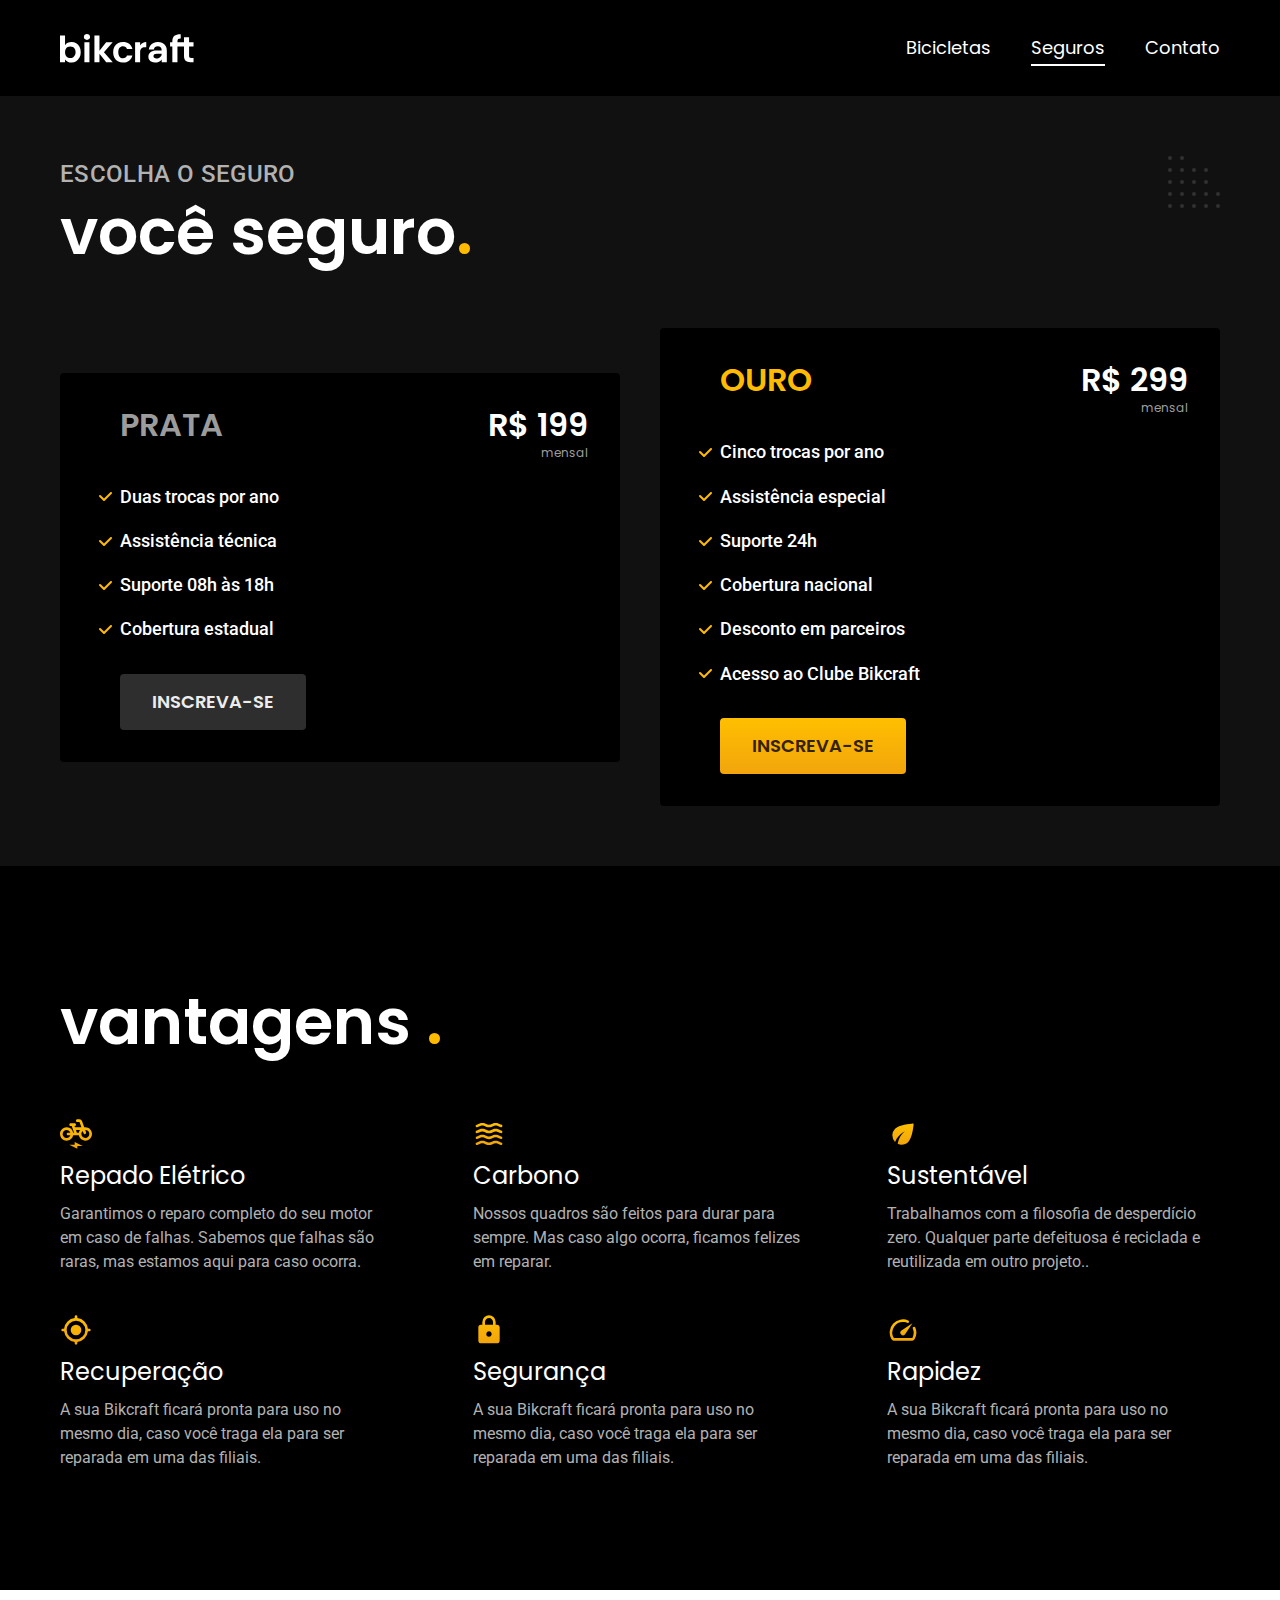
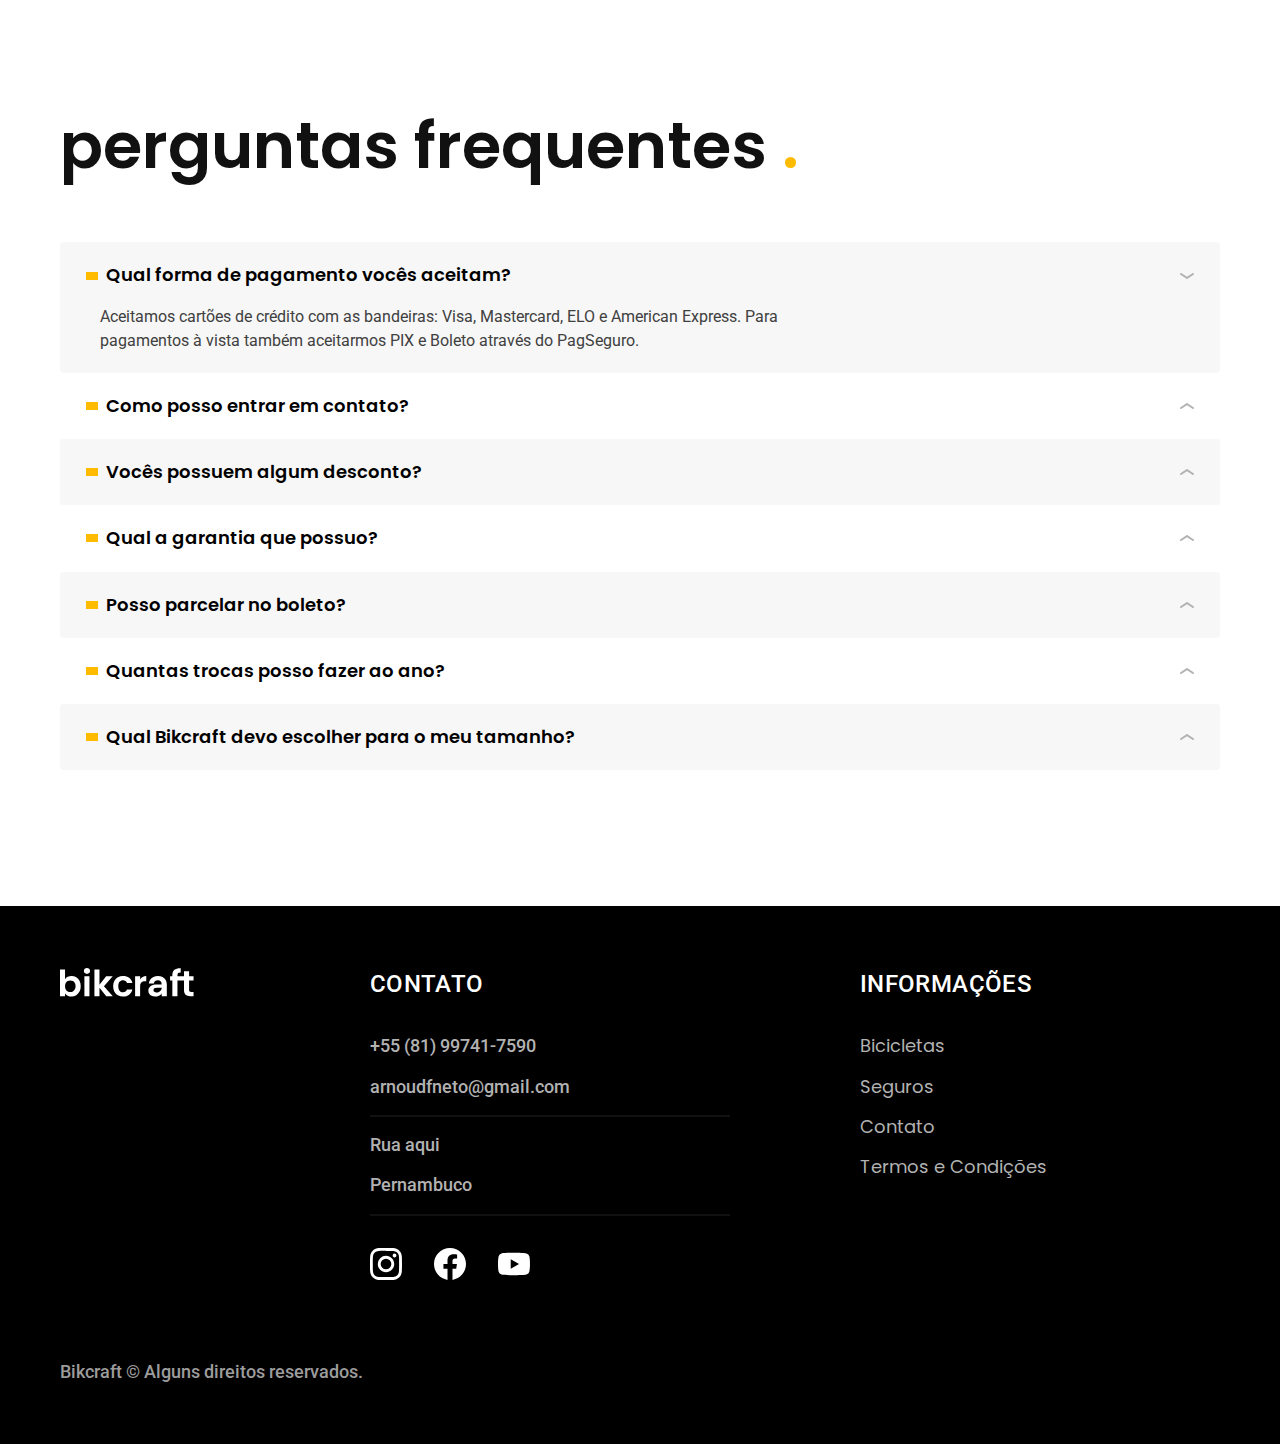
<file: seguros.html>
<!DOCTYPE html>
<html lang="en">

<head>
    <meta charset="UTF-8">
    <meta name="viewport" content="width=device-width, initial-scale=1.0">
    <title>Seguros | Bikcraft</title>
    <meta name="description" content="Termos e Condições">
    <link rel="shortcut icon" href="favicon.svg" type="image/svg+xml">
    <link rel="stylesheet" href="./css/style.min.css">
    <link rel="preconnect" href="https://fonts.googleapis.com">
    <link rel="preconnect" href="https://fonts.gstatic.com" crossorigin>
    <link href="https://fonts.googleapis.com/css2?family=Merriweather:ital,opsz,wght@0,18..144,300..900;1,18..144,300..900&family=Poppins:ital,wght@0,100;0,200;0,300;0,400;0,500;0,600;0,700;0,800;0,900;1,100;1,200;1,300;1,400;1,500;1,600;1,700;1,800;1,900&family=Roboto:ital,wght@0,100..900;1,100..900&display=swap" rel="stylesheet">
    <script>document.documentElement.classList.add('js');</script>
</head>

<body id="seguros">
    <header class="header-bg">
        <div class="header container">
            <a href="./"><img src="./img/bikcraft.svg" alt="Bikcraft"></a>
            <nav aria-label="primaria">
                <ul class="header-menu font-1-m cor-0">
                    <li><a href="./bicicletas.html">Bicicletas</a></li>
                    <li><a href="./seguros.html">Seguros</a></li>
                    <li><a href="./contato.html">Contato</a></li>
                </ul>
            </nav>
        </div>
    </header>

    <main class="seguros-bg">
        <div class="titulo-bg">
            <div class="titulo container">
                <p class="font-2-l-b cor-5">Escolha o seguro</p>
                <h1 class="font-1-xxl cor-0">você seguro<span class="cor-p1">.</span></h1>
            </div>
        </div>


        <div class="seguros container">
            <div class="seguros-item">
                <h3 class="font-1-xl cor-6">PRATA</h3>
                <span class="font-1-xl cor-0">R$ 199 <span class="font-1-xs  cor-6">mensal</span></span>
                <ul class="font-2-m cor-0">
                    <li>Duas trocas por ano</li>
                    <li>Assistência técnica</li>
                    <li>Suporte 08h às 18h</li>
                    <li>Cobertura estadual</li>
                </ul>
                <a class="botao secundario" href="./orcamento.html?tipo=seguro&produto=prata">Inscreva-se</a>
            </div>

            <div class="seguros-item">
                <h3 class="font-1-xl cor-p1">OURO</h3>
                <span class="font-1-xl cor-0">R$ 299 <span class="font-1-xs  cor-6">mensal</span></span>
                <ul class="font-2-m cor-0">
                    <li>Cinco trocas por ano</li>
                    <li>Assistência especial</li>
                    <li>Suporte 24h</li>
                    <li>Cobertura nacional</li>
                    <li>Desconto em parceiros</li>
                    <li>Acesso ao Clube Bikcraft</li>
                </ul>
                <a class="botao" href="./orcamento.html?tipo=seguro&produto=ouro">Inscreva-se</a>
            </div>
        </div>


    </main>

    <article class="vantagens-bg">
        <div class="vantagens container">
            <h2 class="font-1-xxl cor-0">vantagens <span class="cor-p1">.</span></h2>
            <ul>
                <li>
                    <img src="./img/icones/eletrica.svg" alt="">
                    <h3 class="font-1-l cor-0">Repado Elétrico</h3>
                    <p class="font-2-s cor-5">Garantimos o reparo completo do seu motor em caso de falhas. Sabemos que falhas são raras, mas estamos aqui para caso ocorra.</p>
                </li>
                <li>
                    <img src="./img/icones/carbono.svg" alt="">
                    <h3 class="font-1-l cor-0">Carbono</h3>
                    <p class="font-2-s cor-5">Nossos quadros são feitos para durar para sempre. Mas caso algo ocorra, ficamos felizes em reparar.</p>
                </li>
                <li>
                    <img src="./img/icones/sustentavel.svg" alt="">
                    <h3 class="font-1-l cor-0">Sustentável</h3>
                    <p class="font-2-s cor-5">Trabalhamos com a filosofia de desperdício zero. Qualquer parte defeituosa é reciclada e reutilizada em outro projeto..</p>
                </li>
                <li>
                    <img src="./img/icones/rastreador.svg" alt="">
                    <h3 class="font-1-l cor-0">Recuperação</h3>
                    <p class="font-2-s cor-5">A sua Bikcraft ficará pronta para uso no mesmo dia, caso você traga ela para ser reparada em uma das filiais.</p>
                </li>
                <li>
                    <img src="./img/icones/seguro.svg" alt="">
                    <h3 class="font-1-l cor-0">Segurança</h3>
                    <p class="font-2-s cor-5">A sua Bikcraft ficará pronta para uso no mesmo dia, caso você traga ela para ser reparada em uma das filiais.</p>
                </li>
                <li>
                    <img src="./img/icones/velocidade.svg" alt="">
                    <h3 class="font-1-l cor-0">Rapidez</h3>
                    <p class="font-2-s cor-5">A sua Bikcraft ficará pronta para uso no mesmo dia, caso você traga ela para ser reparada em uma das filiais.</p>
                </li>
            </ul>
        </div>
    </article>

    <article class="perguntas container">
        <h2 class="font-1-xxl">perguntas frequentes <span class="cor-p1">.</span></h2>

        <dl>
            <div>
                <dt><button class="font-1-m-b" aria-controls="pergunta1" aria-expanded="true">Qual forma de pagamento vocês aceitam?</button></dt>
                <dd id="pergunta1" class="font-2-s cor-9 ativa">Aceitamos cartões de crédito com as bandeiras: Visa, Mastercard, ELO e American Express. Para pagamentos à vista também aceitarmos PIX e Boleto através do PagSeguro.</dd>
            </div>
            <div>
                <dt><button class="font-1-m-b" aria-controls="pergunta2" aria-expanded="false">Como posso entrar em contato?</button></dt>
                <dd id="pergunta2" class="font-2-s cor-9">Aceitamos cartões de crédito com as bandeiras: Visa, Mastercard, ELO e American Express. Para pagamentos à vista também aceitarmos PIX e Boleto através do PagSeguro.</dd>
            </div>
            <div>
                <dt><button class="font-1-m-b" aria-controls="pergunta3" aria-expanded="false">Vocês possuem algum desconto?</button></dt>
                <dd id="pergunta3" class="font-2-s cor-9">Aceitamos cartões de crédito com as bandeiras: Visa, Mastercard, ELO e American Express. Para pagamentos à vista também aceitarmos PIX e Boleto através do PagSeguro.</dd>
            </div>
            <div>
                <dt><button class="font-1-m-b" aria-controls="pergunta4" aria-expanded="false">Qual a garantia que possuo?</button></dt>
                <dd id="pergunta4" class="font-2-s cor-9">Aceitamos cartões de crédito com as bandeiras: Visa, Mastercard, ELO e American Express. Para pagamentos à vista também aceitarmos PIX e Boleto através do PagSeguro.</dd>
            </div>
            <div>
                <dt><button class="font-1-m-b" aria-controls="pergunta5" aria-expanded="false">Posso parcelar no boleto?</button></dt>
                <dd id="pergunta5" class="font-2-s cor-9">Aceitamos cartões de crédito com as bandeiras: Visa, Mastercard, ELO e American Express. Para pagamentos à vista também aceitarmos PIX e Boleto através do PagSeguro.</dd>
            </div>
            <div>
                <dt><button class="font-1-m-b" aria-controls="pergunta6" aria-expanded="false">Quantas trocas posso fazer ao ano?</button></dt>
                <dd id="pergunta6" class="font-2-s cor-9">Aceitamos cartões de crédito com as bandeiras: Visa, Mastercard, ELO e American Express. Para pagamentos à vista também aceitarmos PIX e Boleto através do PagSeguro.</dd>
            </div>
            <div>
                <dt><button class="font-1-m-b" aria-controls="pergunta7" aria-expanded="false">Qual Bikcraft devo escolher para o meu tamanho?</button></dt>
                <dd id="pergunta7" class="font-2-s cor-9">Aceitamos cartões de crédito com as bandeiras: Visa, Mastercard, ELO e American Express. Para pagamentos à vista também aceitarmos PIX e Boleto através do PagSeguro.</dd>
            </div>
        </dl>
    </article>

    <footer class="footer-bg">
        <div class="footer container">
            <img src="./img/bikcraft.svg" alt="">
            <div class="footer-contato">
                <h3 class="font-2-l-b cor-0">Contato</h3>
                <ul class="cor-5 font-2-m">
                    <li><a href="tel:+558197417590">+55 (81) 99741-7590</a></li>
                    <li><a href="mailto:arnoudfneto@gmail.com">arnoudfneto@gmail.com</a></li>
                    <li>Rua aqui</li>
                    <li>Pernambuco</li>
                </ul>
                <div class="footer-redes">
                    <a href="/">
                        <img src="./img/redes/instagram.svg" alt="Instagram">
                    </a>
                    <a href="/">
                        <img src="./img/redes/facebook.svg" alt="Facebook">
                    </a>
                    <a href="/">
                        <img src="./img/redes/youtube.svg" alt="Youtube">
                    </a>
                </div>
            </div>
            <div class="footer-informacoes">
                <h3 class="font-2-l-b cor-0">Informações</h3>
                <nav>
                    <ul class="font-1-m cor-5">
                        <li><a href="./bicicletas.html">Bicicletas</a></li>
                        <li><a href="./seguros.html">Seguros</a></li>
                        <li><a href="./contato.html">Contato</a></li>
                        <li><a href="./termos.html">Termos e Condições</a></li>
                    </ul>
                </nav>
            </div>
            <p class="footer-copy font-2-m cor-6">Bikcraft © Alguns direitos reservados.</p>
        </div>
    </footer>
    <script src="./js/script.js"></script>
</body>

</html>
</file>
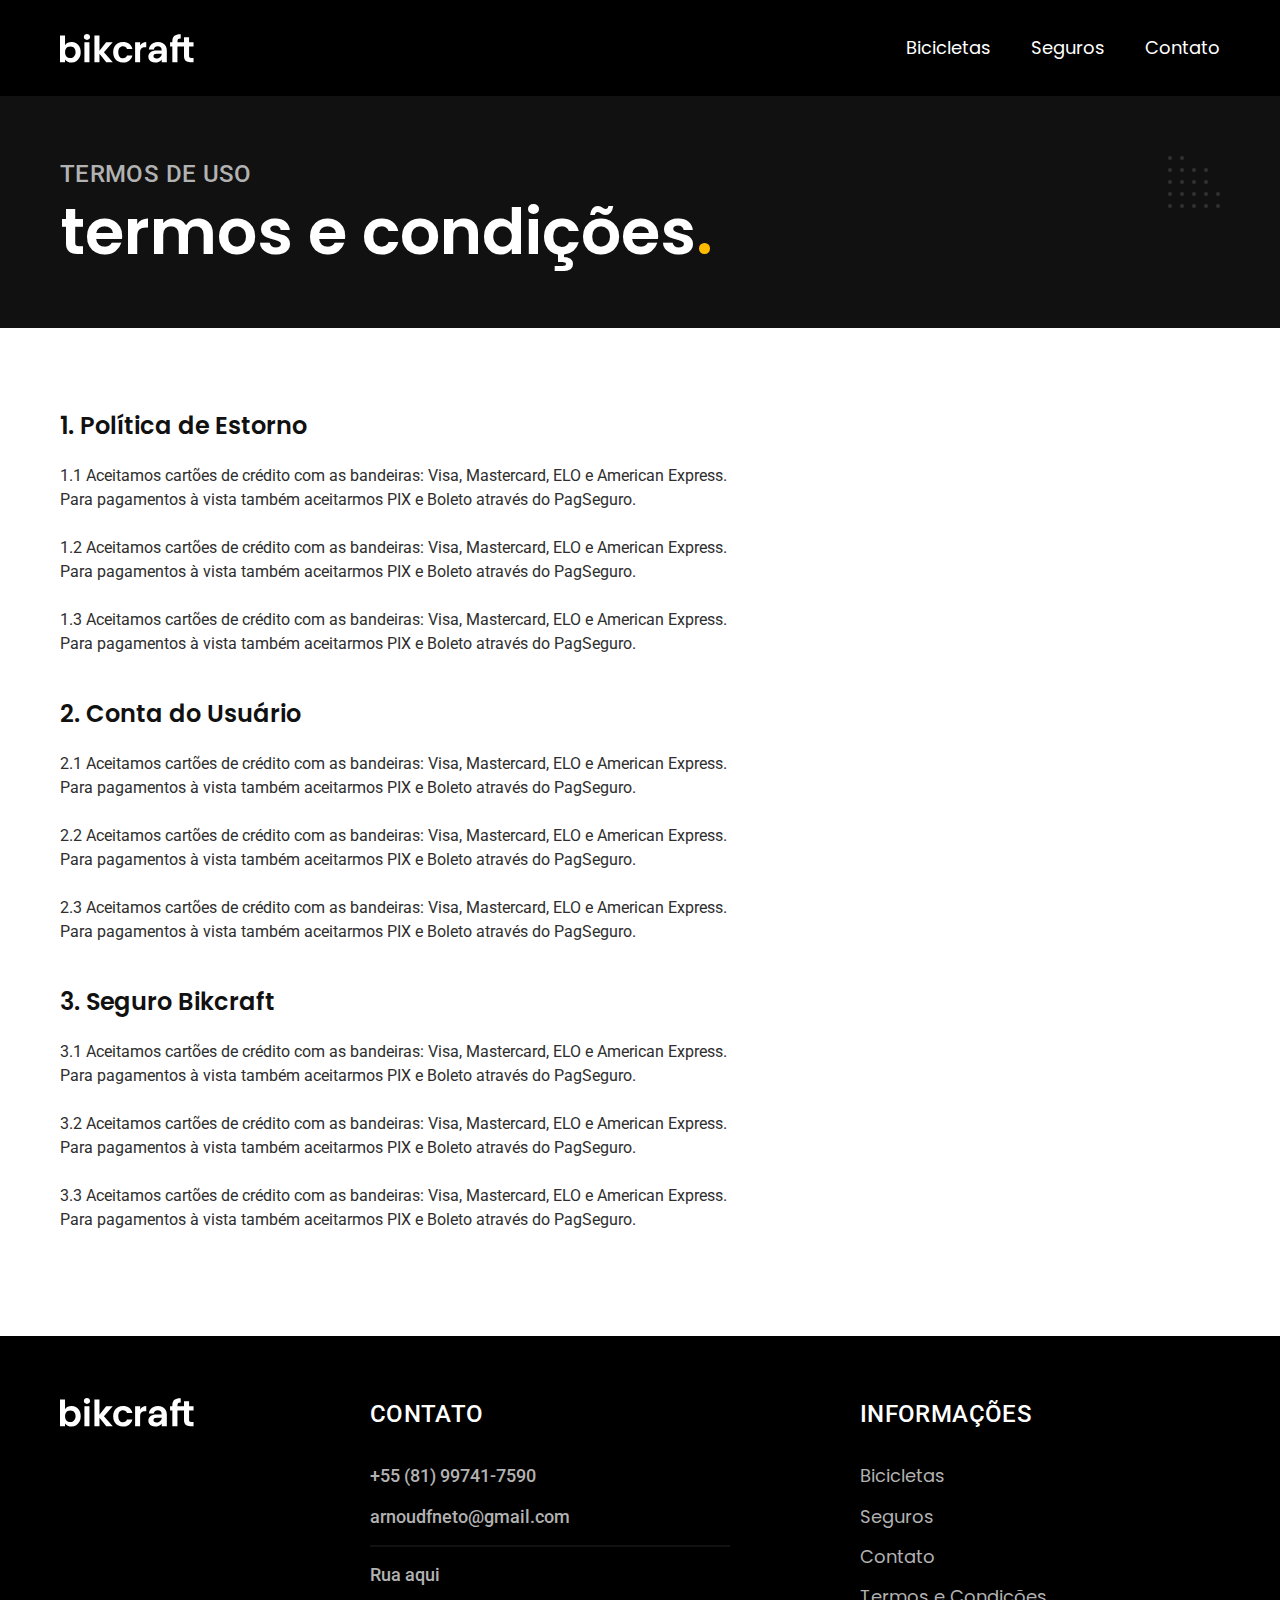
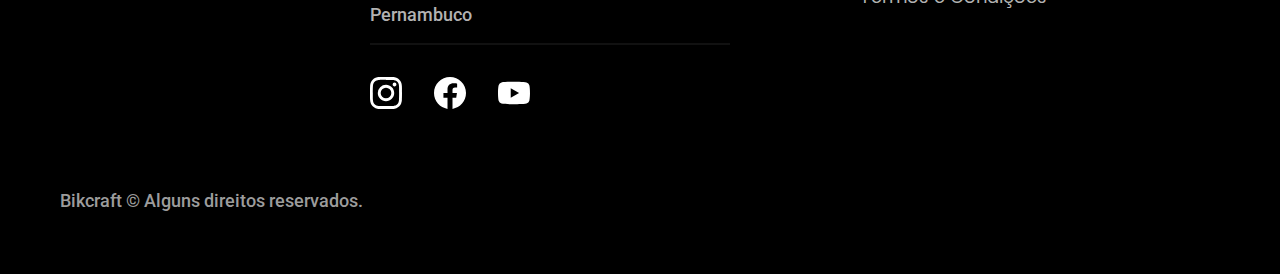
<file: termos.html>
<!DOCTYPE html>
<html lang="en">

<head>
    <meta charset="UTF-8">
    <meta name="viewport" content="width=device-width, initial-scale=1.0">
    <title>Termos e Condições | Bikcraft</title>
    <meta name="description" content="Termos e Condições">
    <link rel="shortcut icon" href="favicon.svg" type="image/svg+xml">
    <link rel="stylesheet" href="./css/style.min.css">
    <link rel="preconnect" href="https://fonts.googleapis.com">
    <link rel="preconnect" href="https://fonts.gstatic.com" crossorigin>
    <link href="https://fonts.googleapis.com/css2?family=Merriweather:ital,opsz,wght@0,18..144,300..900;1,18..144,300..900&family=Poppins:ital,wght@0,100;0,200;0,300;0,400;0,500;0,600;0,700;0,800;0,900;1,100;1,200;1,300;1,400;1,500;1,600;1,700;1,800;1,900&family=Roboto:ital,wght@0,100..900;1,100..900&display=swap" rel="stylesheet">
    <script>document.documentElement.classList.add('js');</script>
</head>

<body id="termos">
    <header class="header-bg">
        <div class="header container">
            <a href="./"><img src="./img/bikcraft.svg" alt="Bikcraft"></a>
            <nav aria-label="primaria">
                <ul class="header-menu font-1-m cor-0">
                    <li><a href="./bicicletas.html">Bicicletas</a></li>
                    <li><a href="./seguros.html">Seguros</a></li>
                    <li><a href="./contato.html">Contato</a></li>
                </ul>
            </nav>
        </div>
    </header>

    <main>
        <div class="titulo-bg">
            <div class="titulo container">
                <p class="font-2-l-b cor-5">Termos de uso</p>
                <h1 class="font-1-xxl cor-0">termos e condições<span class="cor-p1">.</span></h1>
            </div>
        </div>

        <div class="termos font-2-s cor-10 container">
            <h2 class="font-1-l cor-11">1. Política de Estorno</h2>
            <p>1.1 Aceitamos cartões de crédito com as bandeiras: Visa, Mastercard, ELO e American Express. Para pagamentos à vista também aceitarmos PIX e Boleto através do PagSeguro.</p>
            <p>1.2 Aceitamos cartões de crédito com as bandeiras: Visa, Mastercard, ELO e American Express. Para pagamentos à vista também aceitarmos PIX e Boleto através do PagSeguro.</p>
            <p>1.3 Aceitamos cartões de crédito com as bandeiras: Visa, Mastercard, ELO e American Express. Para pagamentos à vista também aceitarmos PIX e Boleto através do PagSeguro.</p>
            <h2 class="font-1-l cor-11">2. Conta do Usuário</h2>
            <p>2.1 Aceitamos cartões de crédito com as bandeiras: Visa, Mastercard, ELO e American Express. Para pagamentos à vista também aceitarmos PIX e Boleto através do PagSeguro.</p>
            <p>2.2 Aceitamos cartões de crédito com as bandeiras: Visa, Mastercard, ELO e American Express. Para pagamentos à vista também aceitarmos PIX e Boleto através do PagSeguro.</p>
            <p>2.3 Aceitamos cartões de crédito com as bandeiras: Visa, Mastercard, ELO e American Express. Para pagamentos à vista também aceitarmos PIX e Boleto através do PagSeguro.</p>
            <h2 class="font-1-l cor-11">3. Seguro Bikcraft</h2>
            <p>3.1 Aceitamos cartões de crédito com as bandeiras: Visa, Mastercard, ELO e American Express. Para pagamentos à vista também aceitarmos PIX e Boleto através do PagSeguro.</p>
            <p>3.2 Aceitamos cartões de crédito com as bandeiras: Visa, Mastercard, ELO e American Express. Para pagamentos à vista também aceitarmos PIX e Boleto através do PagSeguro.</p>
            <p>3.3 Aceitamos cartões de crédito com as bandeiras: Visa, Mastercard, ELO e American Express. Para pagamentos à vista também aceitarmos PIX e Boleto através do PagSeguro.</p>
        </div>
    </main>

    <footer class="footer-bg">
        <div class="footer container">
            <img src="./img/bikcraft.svg" alt="">
            <div class="footer-contato">
                <h3 class="font-2-l-b cor-0">Contato</h3>
                <ul class="cor-5 font-2-m">
                    <li><a href="tel:+558197417590">+55 (81) 99741-7590</a></li>
                    <li><a href="mailto:arnoudfneto@gmail.com">arnoudfneto@gmail.com</a></li>
                    <li>Rua aqui</li>
                    <li>Pernambuco</li>
                </ul>
                <div class="footer-redes">
                    <a href="/">
                        <img src="./img/redes/instagram.svg" alt="Instagram">
                    </a>
                    <a href="/">
                        <img src="./img/redes/facebook.svg" alt="Facebook">
                    </a>
                    <a href="/">
                        <img src="./img/redes/youtube.svg" alt="Youtube">
                    </a>
                </div>
            </div>
            <div class="footer-informacoes">
                <h3 class="font-2-l-b cor-0">Informações</h3>
                <nav>
                    <ul class="font-1-m cor-5">
                        <li><a href="./bicicletas.html">Bicicletas</a></li>
                        <li><a href="./seguros.html">Seguros</a></li>
                        <li><a href="./contato.html">Contato</a></li>
                        <li><a href="./termos.html">Termos e Condições</a></li>
                    </ul>
                </nav>
            </div>
            <p class="footer-copy font-2-m cor-6">Bikcraft © Alguns direitos reservados.</p>
        </div>
    </footer>
    <script src="./js/script.js"></script>
</body>

</html>
</file>
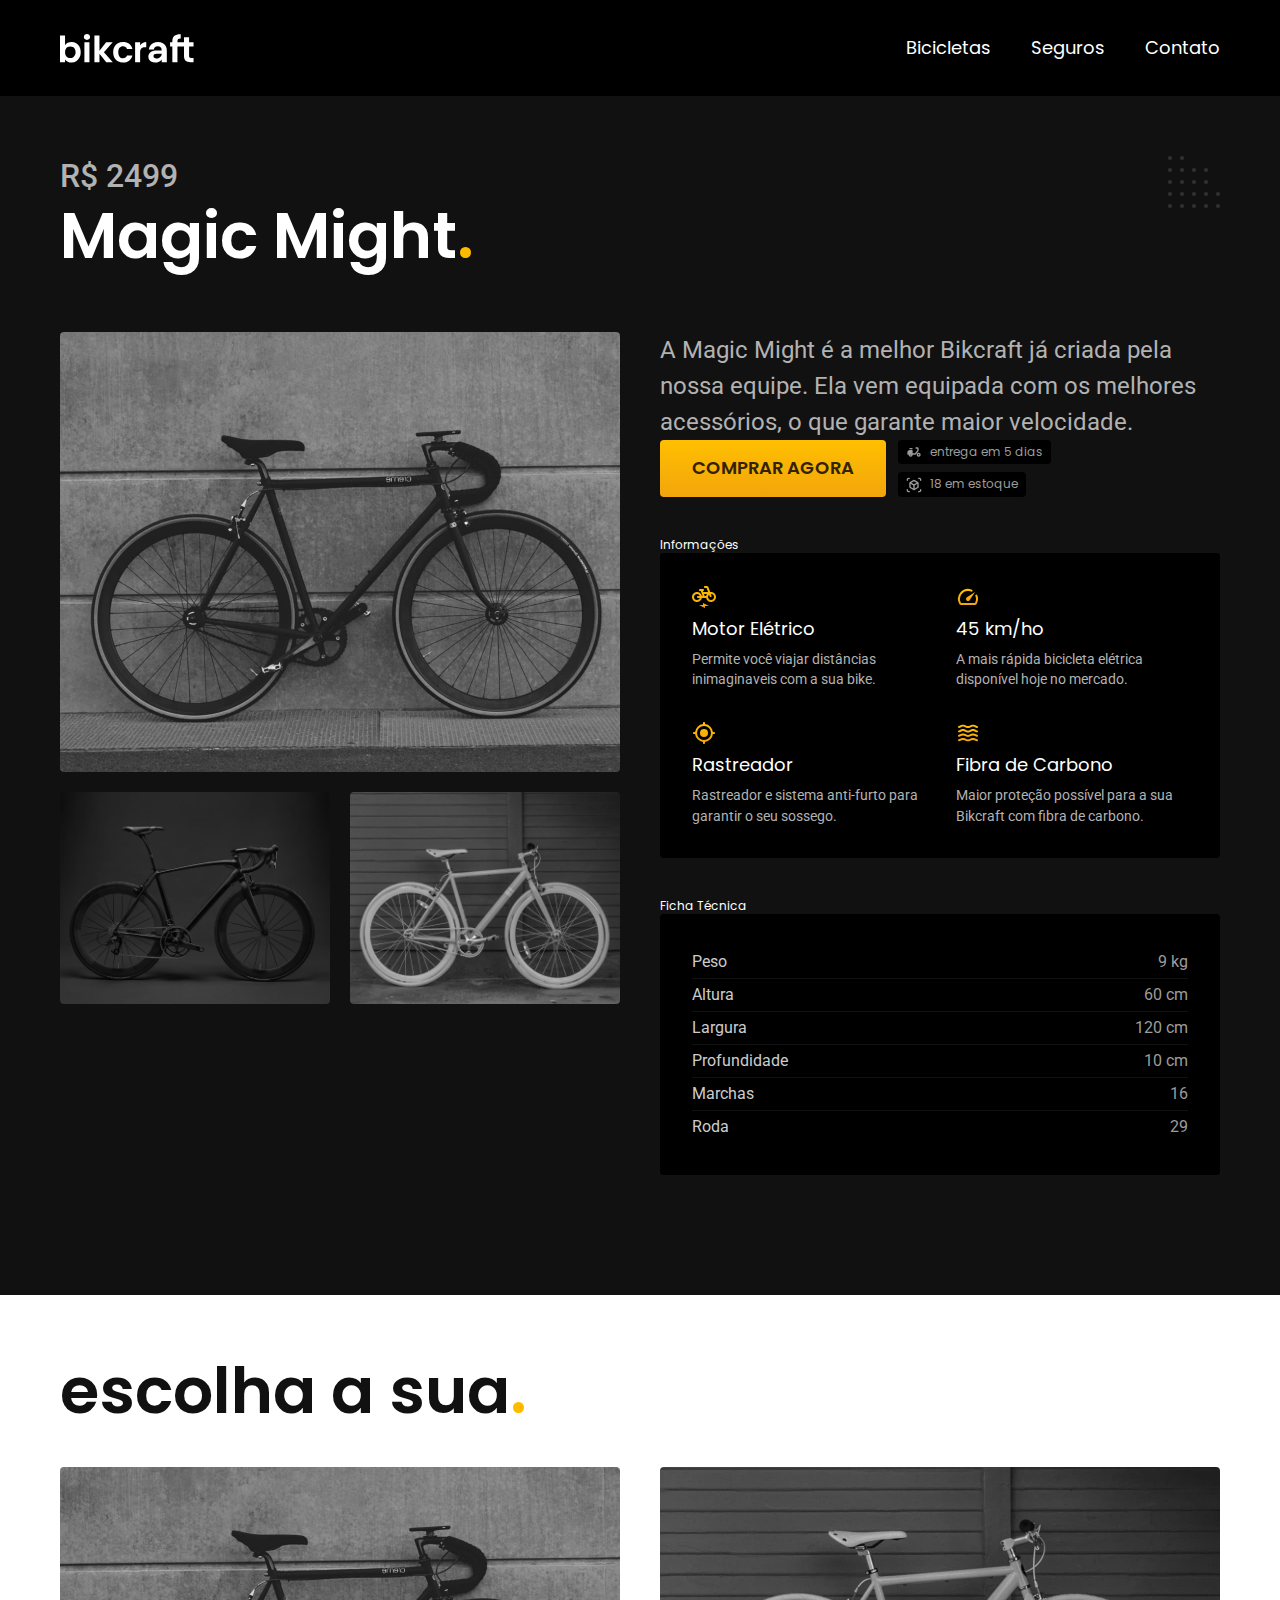
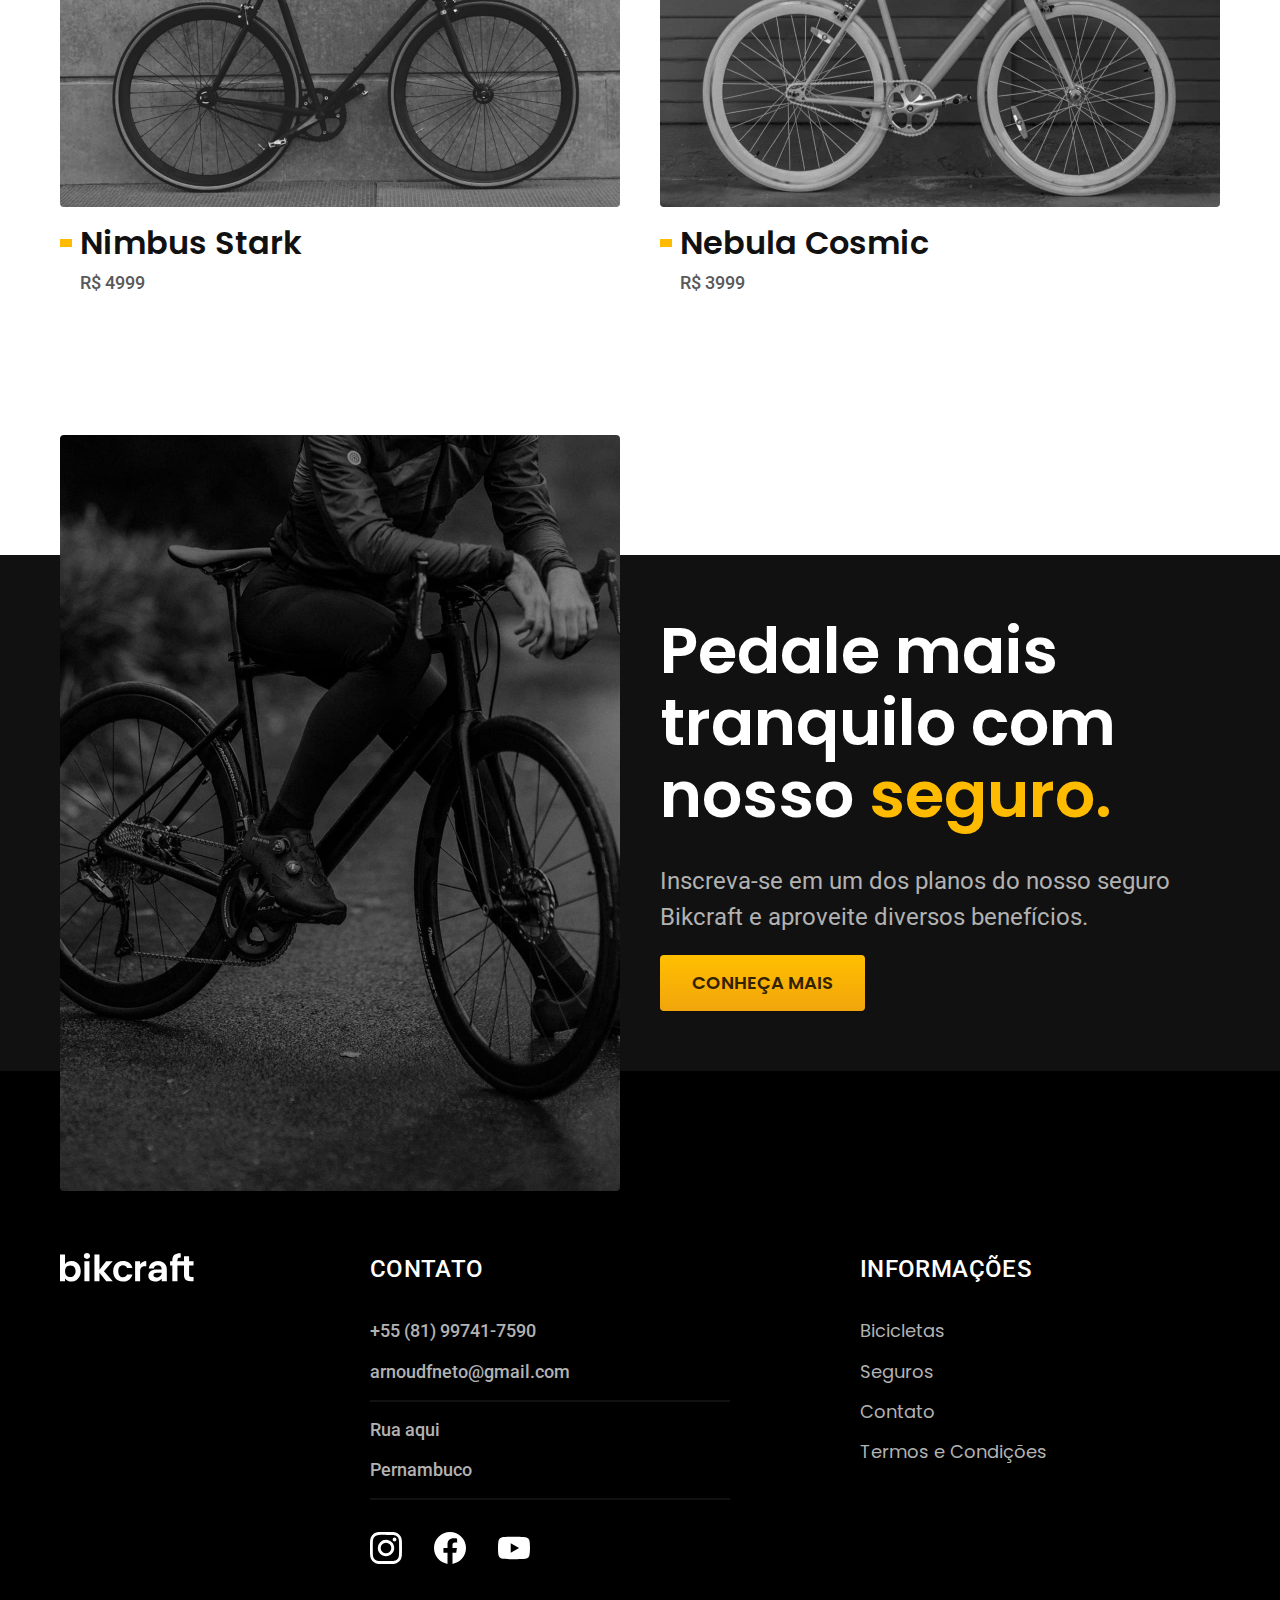
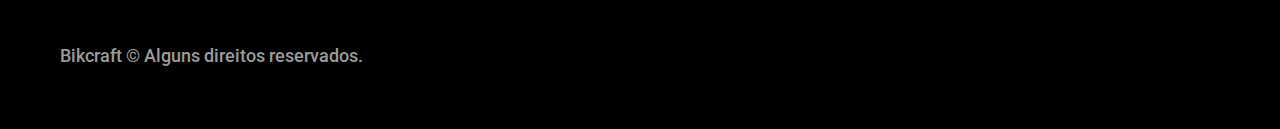
<file: bicicletas/magic.html>
<!DOCTYPE html>
<html lang="en">

<head>
    <meta charset="UTF-8">
    <meta name="viewport" content="width=device-width, initial-scale=1.0">
    <title>Magic | Bikcraft</title>
    <meta name="description" content="Magic">
    <link rel="shortcut icon" href="../favicon.svg" type="image/svg+xml">
    <link rel="stylesheet" href="../css/style.min.css">
    <link rel="preconnect" href="https://fonts.googleapis.com">
    <link rel="preconnect" href="https://fonts.gstatic.com" crossorigin>
    <link href="https://fonts.googleapis.com/css2?family=Merriweather:ital,opsz,wght@0,18..144,300..900;1,18..144,300..900&family=Poppins:ital,wght@0,100;0,200;0,300;0,400;0,500;0,600;0,700;0,800;0,900;1,100;1,200;1,300;1,400;1,500;1,600;1,700;1,800;1,900&family=Roboto:ital,wght@0,100..900;1,100..900&display=swap" rel="stylesheet">
    <script>document.documentElement.classList.add('js');</script>
</head>

<body id="bicicleta">
    <header class="header-bg">
        <div class="header container">
            <a href="../"><img src="../img/bikcraft.svg" alt="Bikcraft"></a>
            <nav aria-label="primaria">
                <ul class="header-menu font-1-m cor-0">
                    <li><a href="../bicicletas.html">Bicicletas</a></li>
                    <li><a href="../seguros.html">Seguros</a></li>
                    <li><a href="../contato.html">Contato</a></li>
                </ul>
            </nav>
        </div>
    </header>

    <main class="titulo-bg">
        <div>
            <div class="titulo container">
                <p class="font-2-xl cor-5">R$ 2499</p>
                <h1 class="font-1-xxl cor-0">Magic Might<span class="cor-p1">.</span></h1>
            </div>
        </div>
        <div class="bicicleta container">
            <div class="bicicleta-imagens">
                <img src="../img/bicicleta/nimbus2.jpg" alt="">
                <img src="../img/bicicleta/nimbus1.jpg" alt="">
                <img src="../img/bicicleta/nimbus3.jpg" alt="">
            </div>
            <div class="bicicleta-conteudo">
                <p class="font-2-l cor-5">A Magic Might é a melhor Bikcraft já criada pela nossa equipe. Ela vem equipada com os melhores acessórios, o que garante maior velocidade.</p>
                <div class="bicicleta-comprar">
                    <a class="botao" href="../orcamento.html?tipo=bikcraft&produto=magic">Comprar Agora</a>
                    <span class="font-1-xs cor-6"><img src="../img/icones/entrega.svg" alt="">entrega em 5 dias</span>
                    <span class="font-1-xs cor-6"><img src="../img/icones/estoque.svg" alt="">18 em estoque</span>
                </div>

                <h2 class="font-1-xs cor-0">Informações</h2>
                <ul class="bicicleta-informacoes">
                    <li>
                        <img src="../img/icones/eletrica.svg" alt="">
                        <h3 class="font-1-m cor-0">Motor Elétrico</h3>
                        <p class="font-2-xs cor-5">Permite você viajar distâncias inimaginaveis com a sua bike.</p>
                    </li>
                    <li>
                        <img src="../img/icones/velocidade.svg" alt="">
                        <h3 class="font-1-m cor-0">45 km/ho</h3>
                        <p class="font-2-xs cor-5">A mais rápida bicicleta elétrica disponível hoje no mercado.</p>
                    </li>
                    <li>
                        <img src="../img/icones/rastreador.svg" alt="">
                        <h3 class="font-1-m cor-0">Rastreador</h3>
                        <p class="font-2-xs cor-5">Rastreador e sistema anti-furto para garantir o seu sossego.</p>
                    </li>
                    <li>
                        <img src="../img/icones/carbono.svg" alt="">
                        <h3 class="font-1-m cor-0">Fibra de Carbono</h3>
                        <p class="font-2-xs cor-5">Maior proteção possível para a sua Bikcraft com fibra de carbono.</p>
                    </li>
                </ul>
                <h2 class="font-1-xs cor-0">Ficha Técnica</h2>
                <ul class="bicicleta-ficha font-2-s cor-4">
                    <li>Peso <span>9 kg</span></li>
                    <li>Altura <span>60 cm</span></li>
                    <li>Largura <span>120 cm</span></li>
                    <li>Profundidade <span>10 cm</span></li>
                    <li>Marchas <span>16</span></li>
                    <li>Roda <span>29</span></li>

                </ul>
            </div>
        </div>
    </main>

    <article class="bicicletas-lista container">
        <h2 class="font-1-xxl">escolha a sua<span class="cor-p1">.</span></h2>

        <ul>
            <li>
                <a href="./magic.hmtl">
                    <img src="../img/bicicletas/magic.jpg" alt="bicicleta preta">
                    <h3 class="font-1-xl">Nimbus Stark</h3>
                    <span class="font-2-m cor-8"> R$ 4999</span>
                </a>
            </li>
            <li>
                <a href="./bicicletas/magic.hmtl">
                    <img src="../img/bicicletas/nebula.jpg" alt="bicicleta preta">
                    <h3 class="font-1-xl">Nebula Cosmic</h3>
                    <span class="font-2-m cor-8"> R$ 3999</span>
                </a>
            </li>
        </ul>
    </article>

    <article class="seguro-bg">
        <div class="seguro container">
            <div class="seguro-imagem">
                <img src="../img/fotos/seguros.jpg" alt="Pessoa parada em cima de uma bicicleta">
            </div>
            <div class="seguro-conteudo">
                <h2 class="font-1-xxl cor-0">Pedale mais tranquilo com nosso <span class="cor-p1">seguro.</span></h2>
                <p class="font-2-l cor-5">Inscreva-se em um dos planos do nosso seguro Bikcraft e aproveite diversos benefícios.</p>
                <a class="botao" href="../seguros.html">Conheça Mais</a>
            </div>
        </div>
    </article>

    <footer class="footer-bg">
        <div class="footer container">
            <img src="../img/bikcraft.svg" alt="">
            <div class="footer-contato">
                <h3 class="font-2-l-b cor-0">Contato</h3>
                <ul class="cor-5 font-2-m">
                    <li><a href="tel:+558197417590">+55 (81) 99741-7590</a></li>
                    <li><a href="mailto:arnoudfneto@gmail.com">arnoudfneto@gmail.com</a></li>
                    <li>Rua aqui</li>
                    <li>Pernambuco</li>
                </ul>
                <div class="footer-redes">
                    <a href="/">
                        <img src="../img/redes/instagram.svg" alt="Instagram">
                    </a>
                    <a href="/">
                        <img src="../img/redes/facebook.svg" alt="Facebook">
                    </a>
                    <a href="/">
                        <img src="../img/redes/youtube.svg" alt="Youtube">
                    </a>
                </div>
            </div>
            <div class="footer-informacoes">
                <h3 class="font-2-l-b cor-0">Informações</h3>
                <nav>
                    <ul class="font-1-m cor-5">
                        <li><a href="../bicicletas.html">Bicicletas</a></li>
                        <li><a href="../seguros.html">Seguros</a></li>
                        <li><a href="../contato.html">Contato</a></li>
                        <li><a href="../termos.html">Termos e Condições</a></li>
                    </ul>
                </nav>
            </div>
            <p class="footer-copy font-2-m cor-6">Bikcraft © Alguns direitos reservados.</p>
        </div>
    </footer>
    <script src="../js/script.js"></script>
</body>

</html>
</file>
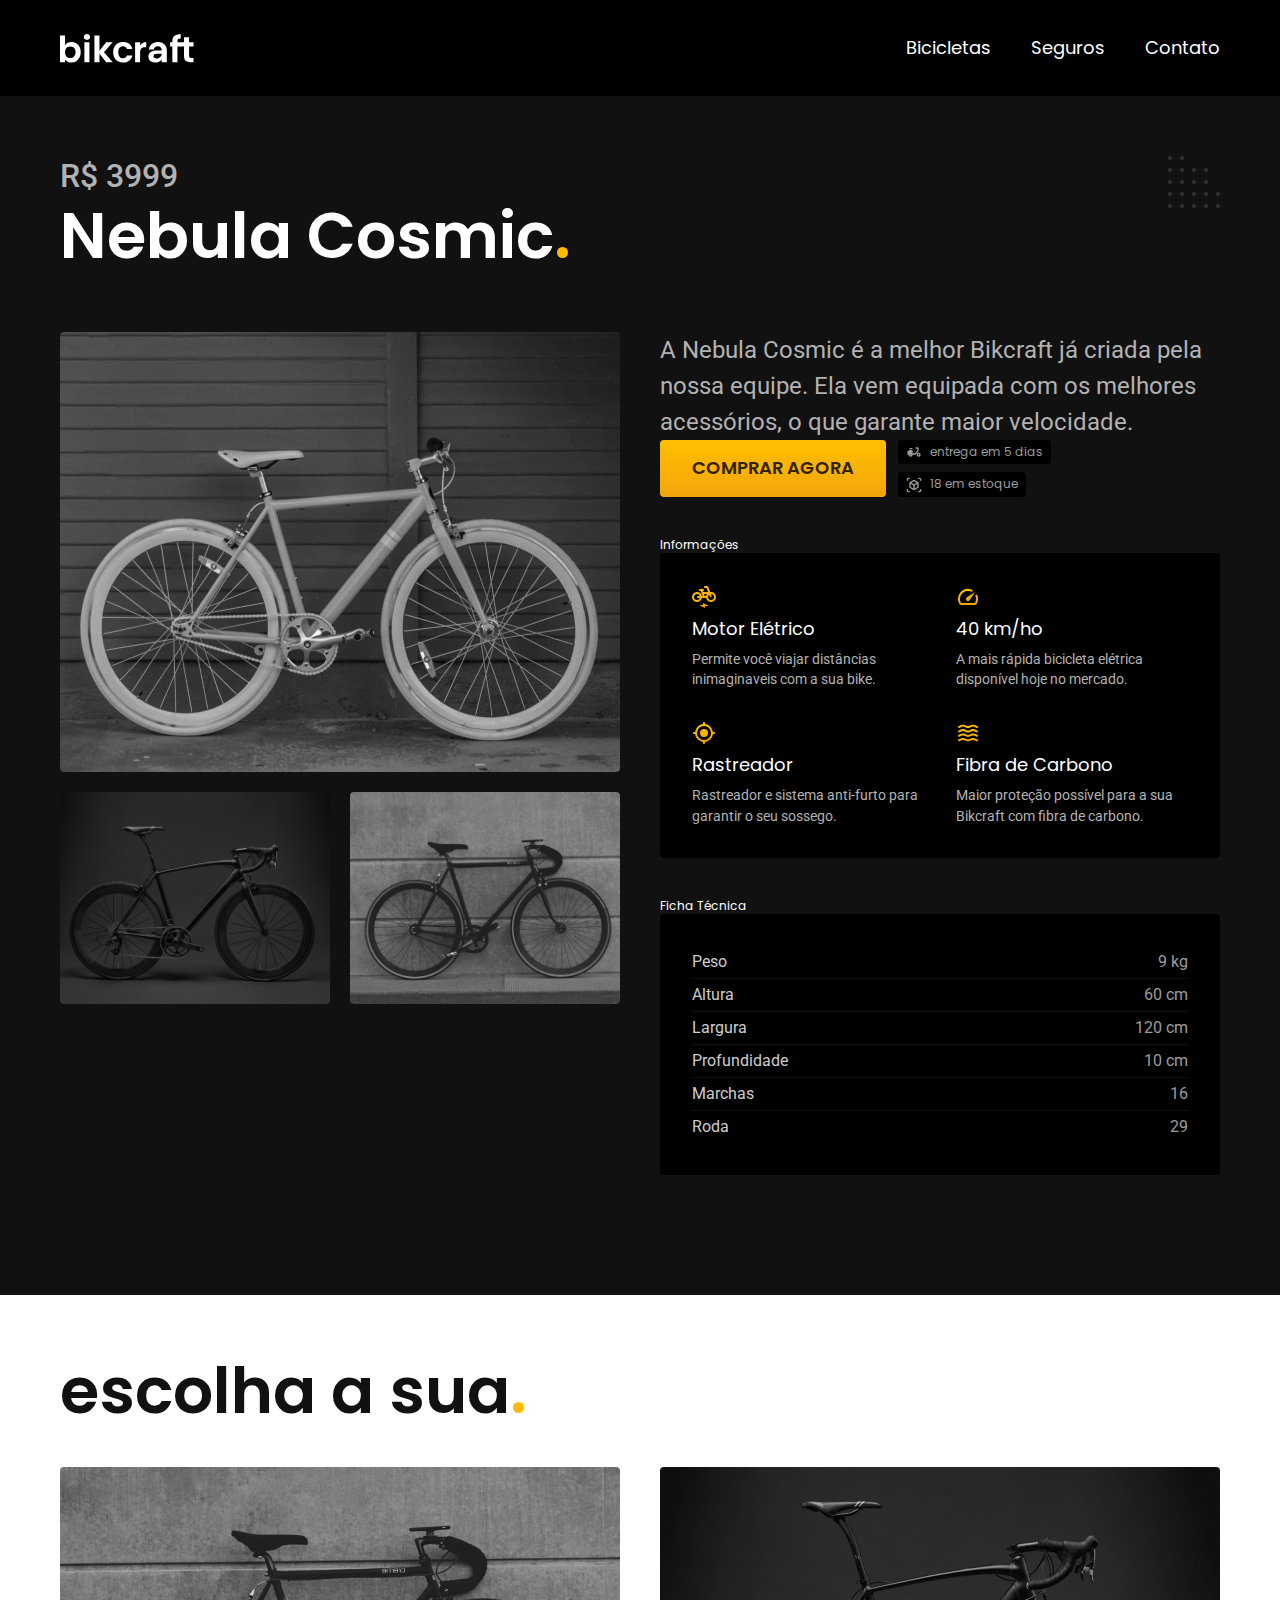
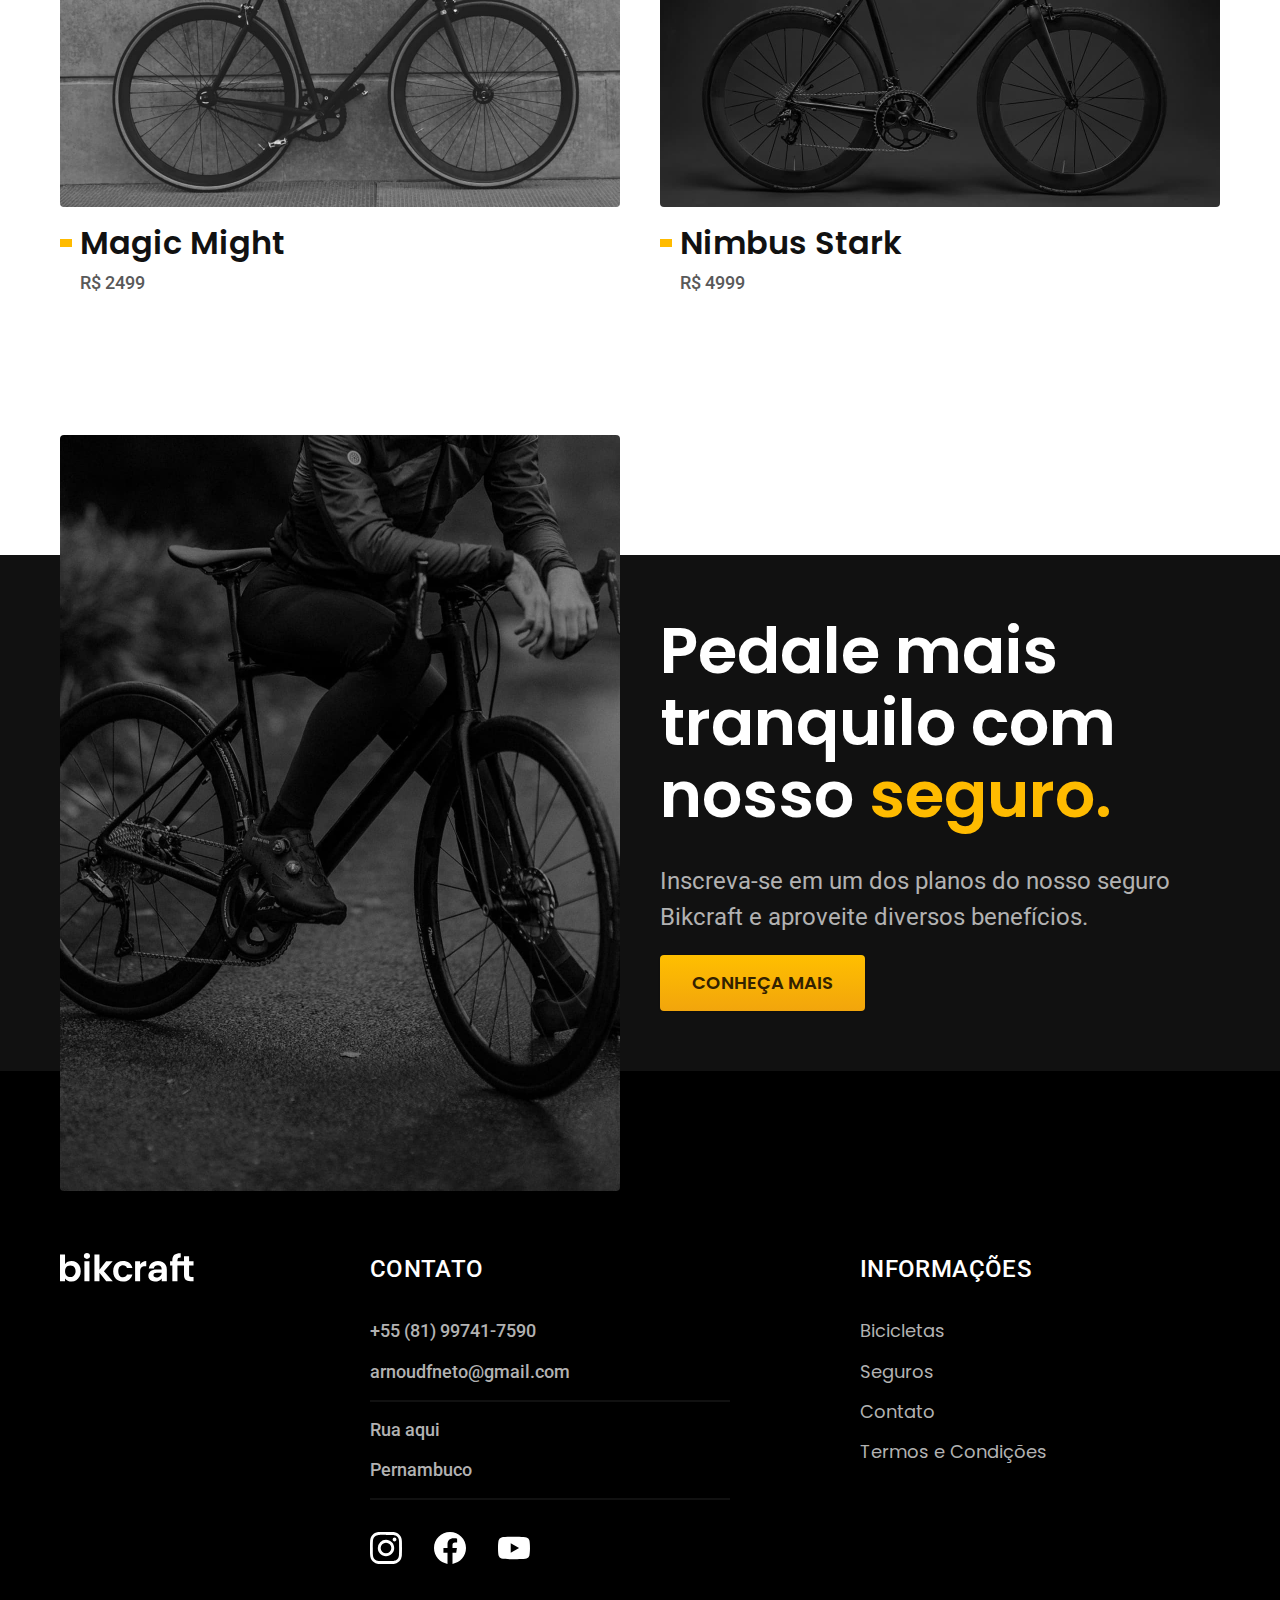
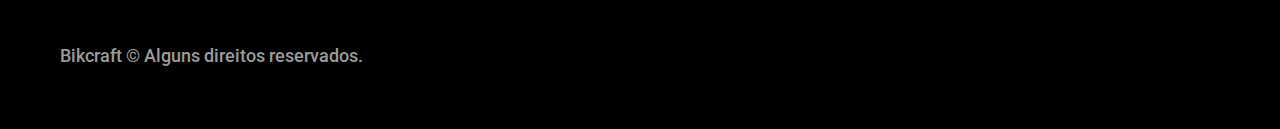
<file: bicicletas/nebula.html>
<!DOCTYPE html>
<html lang="en">

<head>
    <meta charset="UTF-8">
    <meta name="viewport" content="width=device-width, initial-scale=1.0">
    <title>Nebula | Bikcraft</title>
    <meta name="description" content="Nebula">
    <link rel="shortcut icon" href="../favicon.svg" type="image/svg+xml">
    <link rel="stylesheet" href="../css/style.min.css">
    <link rel="preconnect" href="https://fonts.googleapis.com">
    <link rel="preconnect" href="https://fonts.gstatic.com" crossorigin>
    <link href="https://fonts.googleapis.com/css2?family=Merriweather:ital,opsz,wght@0,18..144,300..900;1,18..144,300..900&family=Poppins:ital,wght@0,100;0,200;0,300;0,400;0,500;0,600;0,700;0,800;0,900;1,100;1,200;1,300;1,400;1,500;1,600;1,700;1,800;1,900&family=Roboto:ital,wght@0,100..900;1,100..900&display=swap" rel="stylesheet">
    <script>document.documentElement.classList.add('js');</script>
</head>

<body id="bicicleta">
    <header class="header-bg">
        <div class="header container">
            <a href="../"><img src="../img/bikcraft.svg" alt="Bikcraft"></a>
            <nav aria-label="primaria">
                <ul class="header-menu font-1-m cor-0">
                    <li><a href="../bicicletas.html">Bicicletas</a></li>
                    <li><a href="../seguros.html">Seguros</a></li>
                    <li><a href="../contato.html">Contato</a></li>
                </ul>
            </nav>
        </div>
    </header>

    <main class="titulo-bg">
        <div>
            <div class="titulo container">
                <p class="font-2-xl cor-5">R$ 3999</p>
                <h1 class="font-1-xxl cor-0">Nebula Cosmic<span class="cor-p1">.</span></h1>
            </div>
        </div>
        <div class="bicicleta container">
            <div class="bicicleta-imagens">
                <img src="../img/bicicleta/nimbus3.jpg" alt="">
                <img src="../img/bicicleta/nimbus1.jpg" alt="">
                <img src="../img/bicicleta/nimbus2.jpg" alt="">
            </div>
            <div class="bicicleta-conteudo">
                <p class="font-2-l cor-5">A Nebula Cosmic é a melhor Bikcraft já criada pela nossa equipe. Ela vem equipada com os melhores acessórios, o que garante maior velocidade.</p>
                <div class="bicicleta-comprar">
                    <a class="botao" href="../orcamento.html?tipo=bikcraft&produto=nebula">Comprar Agora</a>
                    <span class="font-1-xs cor-6"><img src="../img/icones/entrega.svg" alt="">entrega em 5 dias</span>
                    <span class="font-1-xs cor-6"><img src="../img/icones/estoque.svg" alt="">18 em estoque</span>
                </div>

                <h2 class="font-1-xs cor-0">Informações</h2>
                <ul class="bicicleta-informacoes">
                    <li>
                        <img src="../img/icones/eletrica.svg" alt="">
                        <h3 class="font-1-m cor-0">Motor Elétrico</h3>
                        <p class="font-2-xs cor-5">Permite você viajar distâncias inimaginaveis com a sua bike.</p>
                    </li>
                    <li>
                        <img src="../img/icones/velocidade.svg" alt="">
                        <h3 class="font-1-m cor-0">40 km/ho</h3>
                        <p class="font-2-xs cor-5">A mais rápida bicicleta elétrica disponível hoje no mercado.</p>
                    </li>
                    <li>
                        <img src="../img/icones/rastreador.svg" alt="">
                        <h3 class="font-1-m cor-0">Rastreador</h3>
                        <p class="font-2-xs cor-5">Rastreador e sistema anti-furto para garantir o seu sossego.</p>
                    </li>
                    <li>
                        <img src="../img/icones/carbono.svg" alt="">
                        <h3 class="font-1-m cor-0">Fibra de Carbono</h3>
                        <p class="font-2-xs cor-5">Maior proteção possível para a sua Bikcraft com fibra de carbono.</p>
                    </li>
                </ul>
                <h2 class="font-1-xs cor-0">Ficha Técnica</h2>
                <ul class="bicicleta-ficha font-2-s cor-4">
                    <li>Peso <span>9 kg</span></li>
                    <li>Altura <span>60 cm</span></li>
                    <li>Largura <span>120 cm</span></li>
                    <li>Profundidade <span>10 cm</span></li>
                    <li>Marchas <span>16</span></li>
                    <li>Roda <span>29</span></li>

                </ul>
            </div>
        </div>
    </main>

    <article class="bicicletas-lista container">
        <h2 class="font-1-xxl">escolha a sua<span class="cor-p1">.</span></h2>

        <ul>
            <li>
                <a href="./magic.hmtl">
                    <img src="../img/bicicletas/magic.jpg" alt="bicicleta preta">
                    <h3 class="font-1-xl">Magic Might</h3>
                    <span class="font-2-m cor-8"> R$ 2499</span>
                </a>
            </li>
            <li>
                <a href="./nimbus.html">
                    <img src="../img/bicicletas/nimbus.jpg" alt="bicicleta preta">
                    <h3 class="font-1-xl">Nimbus Stark</h3>
                    <span class="font-2-m cor-8"> R$ 4999</span>
                </a>
            </li>
        </ul>
    </article>

    <article class="seguro-bg">
        <div class="seguro container">
            <div class="seguro-imagem">
                <img src="../img/fotos/seguros.jpg" alt="Pessoa parada em cima de uma bicicleta">
            </div>
            <div class="seguro-conteudo">
                <h2 class="font-1-xxl cor-0">Pedale mais tranquilo com nosso <span class="cor-p1">seguro.</span></h2>
                <p class="font-2-l cor-5">Inscreva-se em um dos planos do nosso seguro Bikcraft e aproveite diversos benefícios.</p>
                <a class="botao" href="../seguros.html">Conheça Mais</a>
            </div>
        </div>
    </article>

    <footer class="footer-bg">
        <div class="footer container">
            <img src="../img/bikcraft.svg" alt="">
            <div class="footer-contato">
                <h3 class="font-2-l-b cor-0">Contato</h3>
                <ul class="cor-5 font-2-m">
                    <li><a href="tel:+558197417590">+55 (81) 99741-7590</a></li>
                    <li><a href="mailto:arnoudfneto@gmail.com">arnoudfneto@gmail.com</a></li>
                    <li>Rua aqui</li>
                    <li>Pernambuco</li>
                </ul>
                <div class="footer-redes">
                    <a href="/">
                        <img src="../img/redes/instagram.svg" alt="Instagram">
                    </a>
                    <a href="/">
                        <img src="../img/redes/facebook.svg" alt="Facebook">
                    </a>
                    <a href="/">
                        <img src="../img/redes/youtube.svg" alt="Youtube">
                    </a>
                </div>
            </div>
            <div class="footer-informacoes">
                <h3 class="font-2-l-b cor-0">Informações</h3>
                <nav>
                    <ul class="font-1-m cor-5">
                        <li><a href="../bicicletas.html">Bicicletas</a></li>
                        <li><a href="../seguros.html">Seguros</a></li>
                        <li><a href="../contato.html">Contato</a></li>
                        <li><a href="../termos.html">Termos e Condições</a></li>
                    </ul>
                </nav>
            </div>
            <p class="footer-copy font-2-m cor-6">Bikcraft © Alguns direitos reservados.</p>
        </div>
    </footer>
    <script src="../js/script.js"></script>
</body>

</html>
</file>
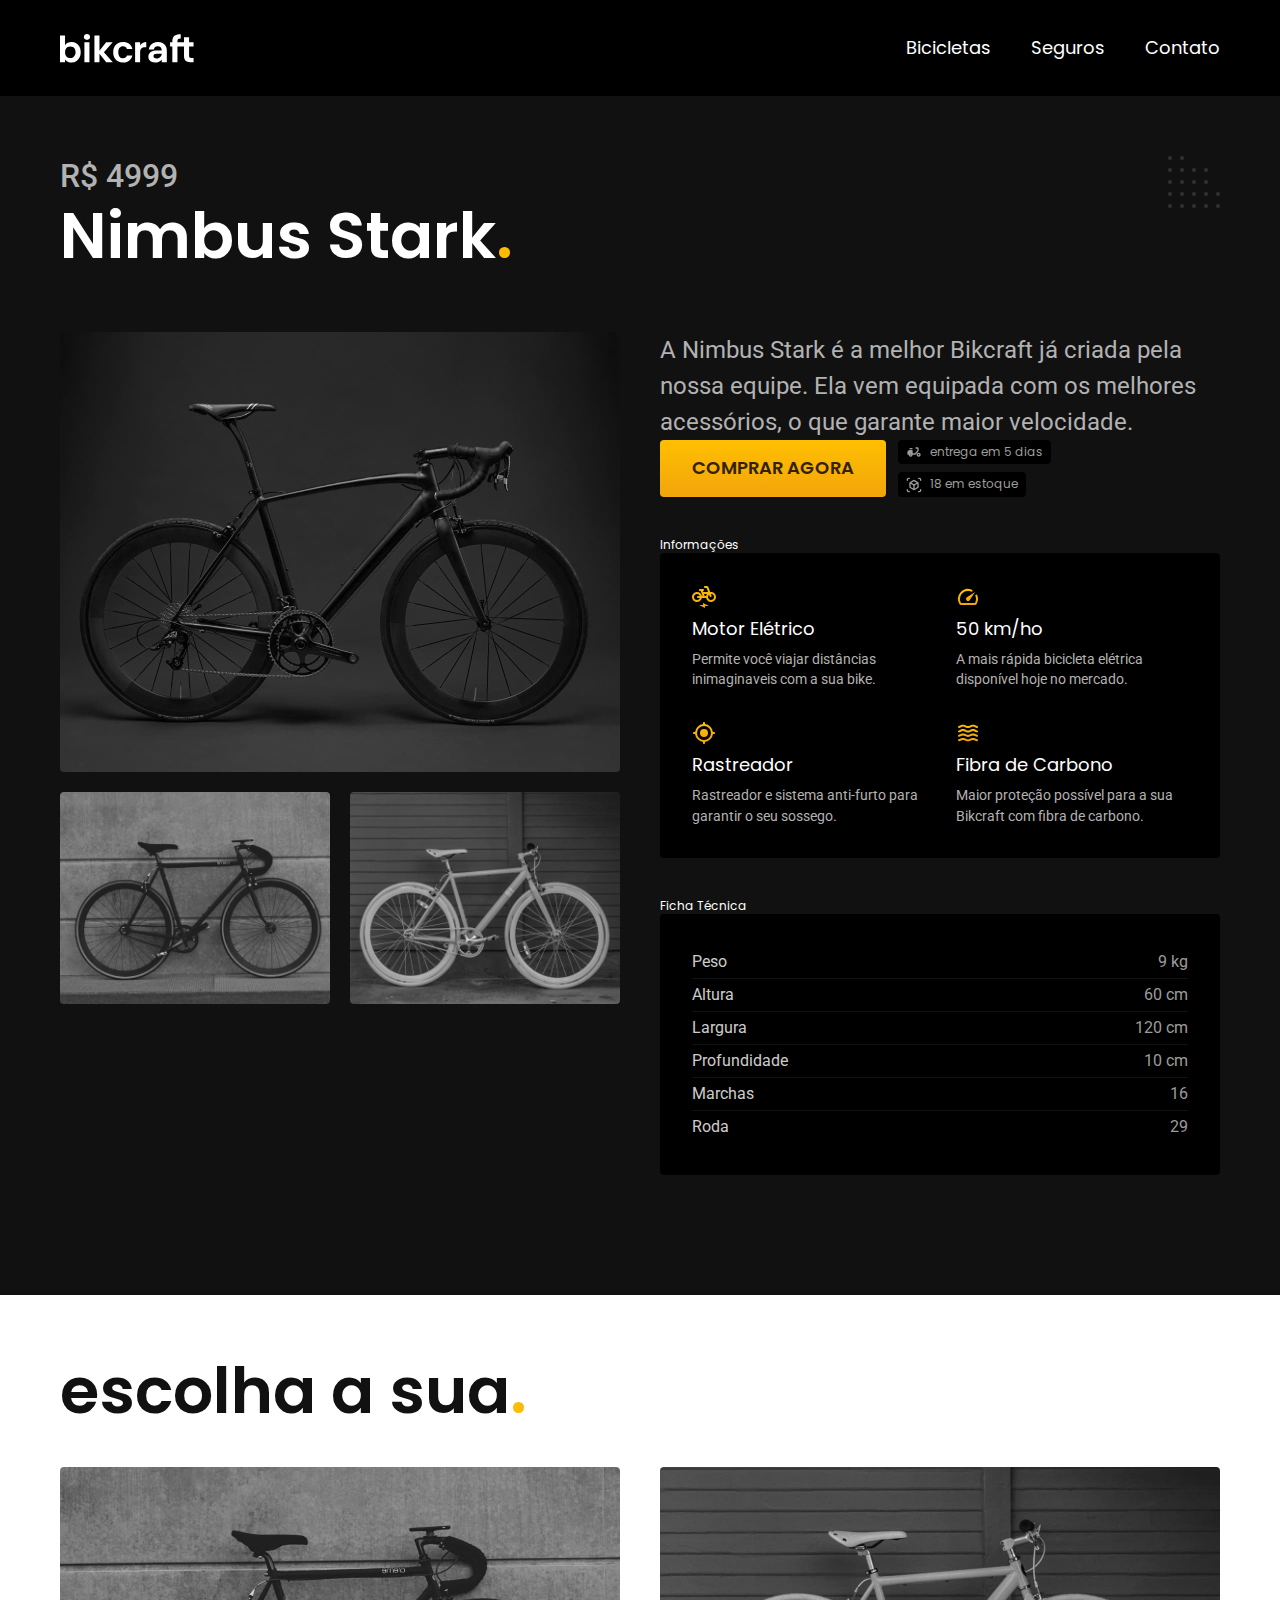
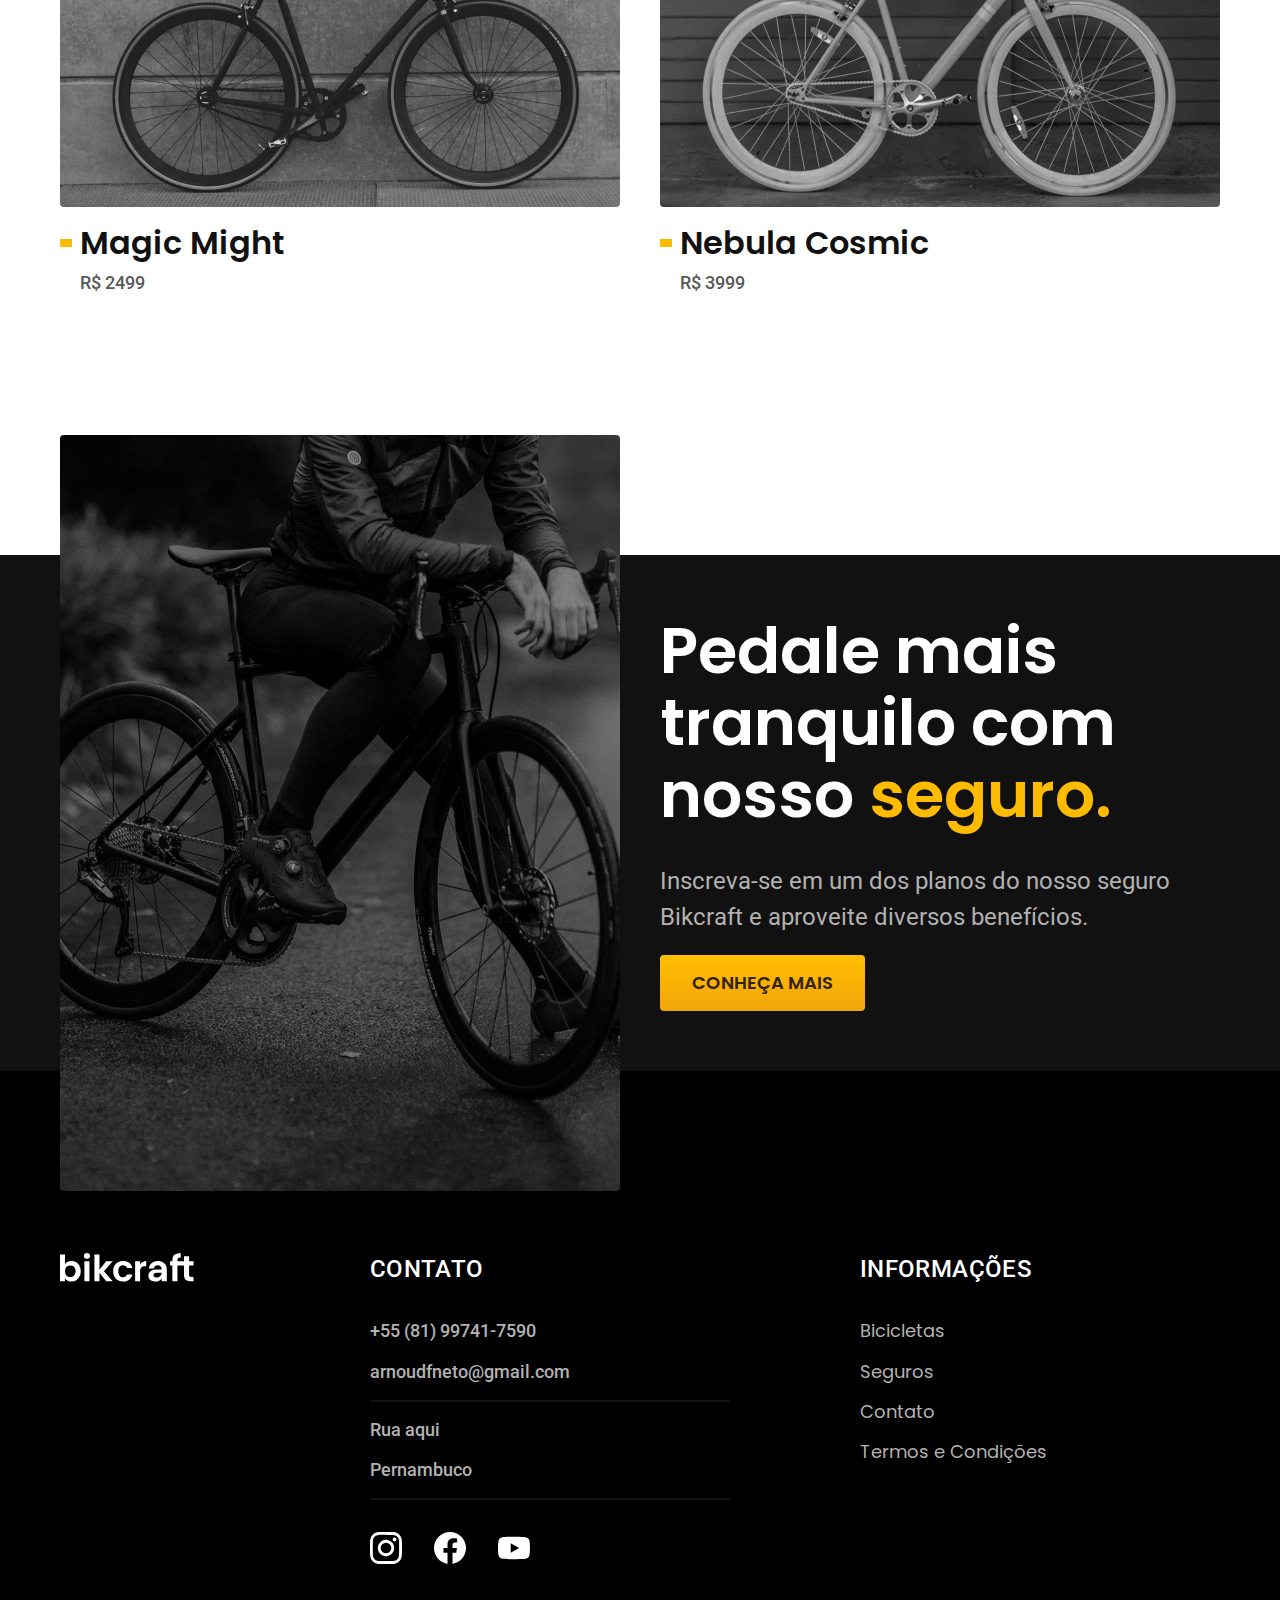
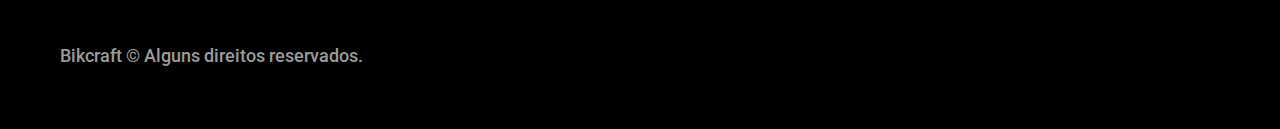
<file: bicicletas/nimbus.html>
<!DOCTYPE html>
<html lang="en">

<head>
    <meta charset="UTF-8">
    <meta name="viewport" content="width=device-width, initial-scale=1.0">
    <title>Nimbus | Bikcraft</title>
    <meta name="description" content="Nimbus">
    <link rel="shortcut icon" href="../favicon.svg" type="image/svg+xml">
    <link rel="stylesheet" href="../css/style.min.css">
    <link rel="preconnect" href="https://fonts.googleapis.com">
    <link rel="preconnect" href="https://fonts.gstatic.com" crossorigin>
    <link href="https://fonts.googleapis.com/css2?family=Merriweather:ital,opsz,wght@0,18..144,300..900;1,18..144,300..900&family=Poppins:ital,wght@0,100;0,200;0,300;0,400;0,500;0,600;0,700;0,800;0,900;1,100;1,200;1,300;1,400;1,500;1,600;1,700;1,800;1,900&family=Roboto:ital,wght@0,100..900;1,100..900&display=swap" rel="stylesheet">
    <script>document.documentElement.classList.add('js');</script>
</head>

<body id="bicicleta">
    <header class="header-bg">
        <div class="header container">
            <a href="../"><img src="../img/bikcraft.svg" alt="Bikcraft"></a>
            <nav aria-label="primaria">
                <ul class="header-menu font-1-m cor-0">
                    <li><a href="../bicicletas.html">Bicicletas</a></li>
                    <li><a href="../seguros.html">Seguros</a></li>
                    <li><a href="../contato.html">Contato</a></li>
                </ul>
            </nav>
        </div>
    </header>

    <main class="titulo-bg">
        <div>
            <div class="titulo container">
                <p class="font-2-xl cor-5">R$ 4999</p>
                <h1 class="font-1-xxl cor-0">Nimbus Stark<span class="cor-p1">.</span></h1>
            </div>
        </div>
        <div class="bicicleta container">
            <div class="bicicleta-imagens">
                <img src="../img/bicicleta/nimbus1.jpg" alt="">
                <img src="../img/bicicleta/nimbus2.jpg" alt="">
                <img src="../img/bicicleta/nimbus3.jpg" alt="">
            </div>
            <div class="bicicleta-conteudo">
                <p class="font-2-l cor-5">A Nimbus Stark é a melhor Bikcraft já criada pela nossa equipe. Ela vem equipada com os melhores acessórios, o que garante maior velocidade.</p>
                <div class="bicicleta-comprar">
                    <a class="botao" href="../orcamento.html?tipo=bikcraft&produto=nimbus">Comprar Agora</a>
                    <span class="font-1-xs cor-6"><img src="../img/icones/entrega.svg" alt="">entrega em 5 dias</span>
                    <span class="font-1-xs cor-6"><img src="../img/icones/estoque.svg" alt="">18 em estoque</span>
                </div>

                <h2 class="font-1-xs cor-0">Informações</h2>
                <ul class="bicicleta-informacoes">
                    <li>
                        <img src="../img/icones/eletrica.svg" alt="">
                        <h3 class="font-1-m cor-0">Motor Elétrico</h3>
                        <p class="font-2-xs cor-5">Permite você viajar distâncias inimaginaveis com a sua bike.</p>
                    </li>
                    <li>
                        <img src="../img/icones/velocidade.svg" alt="">
                        <h3 class="font-1-m cor-0">50 km/ho</h3>
                        <p class="font-2-xs cor-5">A mais rápida bicicleta elétrica disponível hoje no mercado.</p>
                    </li>
                    <li>
                        <img src="../img/icones/rastreador.svg" alt="">
                        <h3 class="font-1-m cor-0">Rastreador</h3>
                        <p class="font-2-xs cor-5">Rastreador e sistema anti-furto para garantir o seu sossego.</p>
                    </li>
                    <li>
                        <img src="../img/icones/carbono.svg" alt="">
                        <h3 class="font-1-m cor-0">Fibra de Carbono</h3>
                        <p class="font-2-xs cor-5">Maior proteção possível para a sua Bikcraft com fibra de carbono.</p>
                    </li>
                </ul>
                <h2 class="font-1-xs cor-0">Ficha Técnica</h2>
                <ul class="bicicleta-ficha font-2-s cor-4">
                    <li>Peso <span>9 kg</span></li>
                    <li>Altura <span>60 cm</span></li>
                    <li>Largura <span>120 cm</span></li>
                    <li>Profundidade <span>10 cm</span></li>
                    <li>Marchas <span>16</span></li>
                    <li>Roda <span>29</span></li>

                </ul>
            </div>
        </div>
    </main>

    <article class="bicicletas-lista container">
        <h2 class="font-1-xxl">escolha a sua<span class="cor-p1">.</span></h2>

        <ul>
            <li>
                <a href="./magic.hmtl">
                    <img src="../img/bicicletas/magic.jpg" alt="bicicleta preta">
                    <h3 class="font-1-xl">Magic Might</h3>
                    <span class="font-2-m cor-8"> R$ 2499</span>
                </a>
            </li>
            <li>
                <a href="./bicicletas/magic.hmtl">
                    <img src="../img/bicicletas/nebula.jpg" alt="bicicleta preta">
                    <h3 class="font-1-xl">Nebula Cosmic</h3>
                    <span class="font-2-m cor-8"> R$ 3999</span>
                </a>
            </li>
        </ul>
    </article>

    <article class="seguro-bg">
        <div class="seguro container">
            <div class="seguro-imagem">
                <img src="../img/fotos/seguros.jpg" alt="Pessoa parada em cima de uma bicicleta">
            </div>
            <div class="seguro-conteudo">
                <h2 class="font-1-xxl cor-0">Pedale mais tranquilo com nosso <span class="cor-p1">seguro.</span></h2>
                <p class="font-2-l cor-5">Inscreva-se em um dos planos do nosso seguro Bikcraft e aproveite diversos benefícios.</p>
                <a class="botao" href="../seguros.html">Conheça Mais</a>
            </div>
        </div>
    </article>

    <footer class="footer-bg">
        <div class="footer container">
            <img src="../img/bikcraft.svg" alt="">
            <div class="footer-contato">
                <h3 class="font-2-l-b cor-0">Contato</h3>
                <ul class="cor-5 font-2-m">
                    <li><a href="tel:+558197417590">+55 (81) 99741-7590</a></li>
                    <li><a href="mailto:arnoudfneto@gmail.com">arnoudfneto@gmail.com</a></li>
                    <li>Rua aqui</li>
                    <li>Pernambuco</li>
                </ul>
                <div class="footer-redes">
                    <a href="/">
                        <img src="../img/redes/instagram.svg" alt="Instagram">
                    </a>
                    <a href="/">
                        <img src="../img/redes/facebook.svg" alt="Facebook">
                    </a>
                    <a href="/">
                        <img src="../img/redes/youtube.svg" alt="Youtube">
                    </a>
                </div>
            </div>
            <div class="footer-informacoes">
                <h3 class="font-2-l-b cor-0">Informações</h3>
                <nav>
                    <ul class="font-1-m cor-5">
                        <li><a href="../bicicletas.html">Bicicletas</a></li>
                        <li><a href="../seguros.html">Seguros</a></li>
                        <li><a href="../contato.html">Contato</a></li>
                        <li><a href="../termos.html">Termos e Condições</a></li>
                    </ul>
                </nav>
            </div>
            <p class="footer-copy font-2-m cor-6">Bikcraft © Alguns direitos reservados.</p>
        </div>
    </footer>
    <script src="../js/script.js"></script>
</body>

</html>
</file>
<file: css/style.min.css>
body{margin:0;font-family:Arial,Helvetica,sans-serif;color:#111}blockquote,dd,h1,h2,h3,h4,p,ul{margin:0}ul{margin:0;padding:0;list-style:none}a{text-decoration:none;color:inherit}img{max-width:100%;display:block}img[src$=".jpg"]{border-radius:4px}.font-1-xs{font:400 0.75rem/1.35 Poppins,sans-serif}.font-2-xs{font:400 0.875rem/1.43 Roboto,sans-serif}.font-1-s{font:400 1rem/1.5 Poppins,sans-serif}.font-2-s{font:400 1rem/1.5 Roboto,sans-serif}.font-1-m,.font-1-m-b{font:400 1.125rem/1.35 Poppins,sans-serif}.font-1-m-b{font-weight:600}.font-2-m{font:500 1.125rem/1.35 Roboto,sans-serif}.font-1-l{font:400 1.5rem/1.5 Poppins,sans-serif}.font-2-l,.font-2-l-b{font:400 1.5rem/1.5 Roboto,sans-serif}.font-2-l-b{font-weight:500;letter-spacing:.015em;text-transform:uppercase}.font-1-xl{font:600 2rem/1.25 Poppins,sans-serif}.font-2-xl{font:500 2rem/1.25 Roboto,sans-serif}.font-1-xxl{font:600 4rem/1.125 Poppins,sans-serif}@media (max-width:1200px){.font-1-xxl{font-size:3rem}.font-2-l,.font-2-l-b{font-size:1.125rem}}@media (max-width:800px){.font-1-xxl{font-size:2rem}.font-1-xl,.font-2-xl{font-size:1.5rem}}:root{--cor-0:#ffffff;--cor-1:#f7f7f7f7;--cor-2:#ededed;--cor-3:#dedede;--cor-4:#cccccc;--cor-5:#b2b2b2;--cor-6:#9c9c9c;--cor-7:#717171;--cor-8:#595959;--cor-9:#404040;--cor-10:#2e2e2e;--cor-11:#111111;--cor-12:#000000;--cor-p1:#ffbb00;--cor-p2:#e4a30b;--cor-p3:#a66f00;--cor-p4:#664400;--cor-p5:#332200}.cor-0{color:var(--cor-0)}.cor-1{color:var(--cor-1)}.cor-2{color:var(--cor-2)}.cor-3{color:var(--cor-3)}.cor-4{color:var(--cor-4)}.cor-5{color:var(--cor-5)}.cor-6{color:var(--cor-6)}.cor-7{color:var(--cor-7)}.cor-8{color:var(--cor-8)}.cor-9{color:var(--cor-9)}.cor-10{color:var(--cor-10)}.cor-11{color:var(--cor-11)}.cor-12{color:var(--cor-12)}.cor-p1{color:var(--cor-p1)}.cor-p2{color:var(--cor-p2)}.cor-p3{color:var(--cor-p3)}.cor-p4{color:var(--cor-p4)}.cor-p5{color:var(--cor-p5)}.header-bg{background-color:var(--cor-12)}.header{display:flex;flex-wrap:wrap;gap:20px;justify-content:space-between;align-items:center;padding-top:20px;padding-bottom:20px}.header-menu{display:flex;flex-wrap:wrap;gap:40px}.header-menu a{display:inline-block;padding:16px 0;position:relative}.header-menu a:after{content:"";display:block;height:2px;width:0%;background:var(--cor-0);margin-top:4px;transition:.3s;position:absolute}.header-menu a.ativo::after,.header-menu a:hover:after{width:100%}@media (max-width:800px){.header-menu{gap:20px}.header-menu a{background:var(--cor-11);padding:12px 16px;border-radius:4px}.header-menu a:hover{background:var(--cor-10)}.header a:after{display:none}}@media (max-width:600px){.header-menu{gap:12px}.header-menu a{padding:8px 12px;font-size:14px}}.footer-bg{background-color:var(--cor-12)}.footer{display:grid;grid-template-columns:3fr 5fr 4fr;gap:40px;padding-top:60px;padding-bottom:60px}.footer h3{margin-bottom:32px}.footer-contato ul{margin-bottom:32px}.footer-contato li:nth-child(2n):after{content:"";display:block;max-width:360px;height:2px;background:var(--cor-11);margin-top:16px}.footer li{margin-bottom:16px}.footer-redes{display:flex;gap:32px}.footer a:hover{color:var(--cor-0)}.footer-copy{grid-column:1/-1;margin-top:40px}@media (max-width:800px){.footer>img{display:none}.footer{grid-template-columns:1fr 1fr}}@media (max-width:600px){.footer{grid-template-columns:1fr;gap:60px}.footer-copy{margin-top:0}}.container{box-sizing:border-box;max-width:1200px;padding-left:20px;padding-right:20px;margin-left:auto;margin-right:auto}.botao{display:inline-block;padding:16px 32px;background:linear-gradient(#ffbf00 0,#f2a50c 100%);border-radius:4px;box-shadow:0 1px 2px 0 rgba(0,0,0,.1);text-transform:uppercase;color:var(--cor-p5);font:600 1.125rem/1.35 Poppins,sans-serif;max-width:max-content;border:none;cursor:pointer}.botao:hover{background:linear-gradient(#ffb60d 0,#e59317 100%)}.botao.secundario{background:var(--cor-10);color:var(--cor-2)}.botao.seta{display:flex;align-items:center}.botao.seta::after{content:"";display:inline-block;width:18px;height:10px;margin-left:12px;background:url("../img/icones/seta.svg");transition:transform .2s}.botao.seta:hover::after{transform:translateX(4px)}.botao.secundario:hover{background:var(--cor-9)}.link{display:inline-block;color:var(--cor-p1);font:500 1.5rem/1.5 Poppins,sans-serif;text-transform:uppercase}.link::after{content:"";display:block;width:100%;height:4px;background-color:currentColor}.link:hover{color:var(--cor-0 "" "" "" "" 1)}.titulo-bg{padding-top:60px;padding-bottom:60px;background-color:var(--cor-11)}.titulo{background:url(../img/dec/top-right.svg) no-repeat top right 20px}.titulo p{margin-bottom:4px}@media (max-width:800px){.titulo{padding-top:40px;padding-bottom:40px}.titulo p{font-size:1rem;text-transform:lowercase;font-weight:400}}@media (max-width:600px){.botao{padding:12px 16px;font-size:1rem}}.form{display:grid;grid-template-columns:1fr 1fr;gap:20px}.form label{display:block;font:400 1rem/1.5 Poppins,sans-serif;margin-bottom:4px}.form .col-2{grid-column:span 2}.form input[type=email],.form input[type=text],.form textarea{font:400 1rem/1.5 Roboto,sans-serif;background:var(--cor-1);border:1px solid var(--cor-2);padding:12px;border-radius:4px;width:100%;box-sizing:border-box}.form input[type=text]:focus,.form textarea:focus{outline:0;border-color:var(--cor-p1);background:var(--cor-0);box-shadow:0 0 0 2px #fea}@media (max-width:600px){.form{grid-template-columns:1fr}.form .col-2{grid-column:1}}.js [data-anime]{opacity:0}.js .anime{opacity:1;transform:none;transition:transform .8s,opacity .8s}.introducao-bg{background:var(--cor-12) url(../img/dec/bottom-left.svg) no-repeat bottom 160px left 20px;box-shadow:inset 0 -120px #fff}.introducao{display:grid;grid-template-columns:1fr 1fr;-ms-grid-row-span:0px 40px}.introducao-conteudo{align-self:end;padding-bottom:200px}.introducao img{width:100%;height:100%;object-fit:cover;border-radius:4px}.introducao h1{margin-bottom:32px}.introducao p{margin-bottom:20px;color:var(--cor-5)}@media (max-width:800px){.introducao-bg{background:var(--cor-11);padding-top:40px;box-shadow:inset 0 -60px var(--cor-0)}.introducao{grid-template-columns:1fr;gap:32px}.introducao-conteudo{padding-bottom:0}.introducao h1{margin-bottom:16px}.introducao img{height:300px;width:100%}}.tecnologia-bg{background-color:var(--cor-11);box-shadow:inset 0 80px var(--cor-0),inset 0 -80px var(--cor-0)}.tecnologia{display:grid;grid-template-columns:1fr 1fr;gap:40px}.tecnologia-imagem img{width:100%;height:100%;object-fit:cover;object-position:left}.tecnologia-conteudo{padding-top:160px;padding-bottom:160px}.tecnologia-conteudo>span{display:block;margin-bottom:20px}.tecnologia-conteudo h2{margin-bottom:32px}.tecnologia-conteudo>p{margin-bottom:20px}.tecnologia a{margin-bottom:80px}.tecnologia-vantagens{display:flex;gap:40px}.tecnologia-vantagens h3{margin-bottom:8px;max-width:max-content}.tecnologia-vantagens img{width:24px;margin-bottom:8px}@media (max-width:800px){.tecnologia-bg{box-shadow:initial}.tecnologia{grid-template-columns:1fr}.tecnologia-conteudo{padding-top:60px;padding-bottom:60px}.tecnologia-imagem{display:none}.tecnologia a{margin-bottom:60px}}@media (max-width:600px){.tecnologia-vantagens{flex-direction:column}}.parceiros{padding-top:60px;padding-bottom:120px}.parceiros h2{margin-bottom:60px}.parceiros ul{padding:0 20px;max-width:1400px;display:grid;grid-template-columns:repeat(4,1fr);margin:0 auto}.parceiros li{display:flex;padding:32px;border-left:2px solid var(--cor-2)}.parceiros img{margin:auto}.parceiros li:first-child,.parceiros li:nth-child(5){border-left:none}.parceiros li:nth-child(n+5){border-top:2px solid var(--cor-2)}@media (max-width:800px){.parceiros{padding-bottom:60px}.parceiros li{padding:20px}.parceiros h2{margin-bottom:20px}.parceiros ul{grid-template-columns:repeat(2,1fr)}.parceiros li:nth-child(n+3){border-top:2px solid var(--cor-2)}.parceiros li:nth-child(odd){border-left:none}}.depoimento{display:grid;grid-template-columns:1fr 1fr;background-color:var(--cor-p1);overflow:hidden}.depoimento img{width:100%;height:100%;object-fit:cover;border-radius:0}.depoimento-conteudo{padding:40px 40px 80px 80px;align-self:end;background:url(../img/dec/bottom-right-p.svg) no-repeat bottom 40px right 40px}.depoimento-conteudo p{max-width:32ch;font-family:Merriweather,serif;font-style:italic;font-weight:900;margin-bottom:32px;position:relative}.depoimento p::after,.depoimento p::before{font-size:5rem;color:var(--cor-p2);position:absolute}.depoimento p::before{content:"“";left:-50px;top:-20px}.depoimento p::after{content:"”"}@media (min-width:1200px){.depoimento img{max-height:520px}}@media (max-width:800px){.depoimento{grid-template-columns:1fr;text-align:center}.depoimento img{max-height:200px}.depoimento-conteudo{padding:40px 20px;margin:auto}}.bicicletas-lista{padding-top:60px;padding-bottom:120px}.bicicletas-lista h2{margin-bottom:40px}.bicicletas-lista ul{display:flex;gap:40px;padding:0 20px 20px 20px;max-width:1400px;margin-left:auto;margin-right:auto;overflow-x:auto}#bicicleta .bicicletas-lista ul{padding:0 0 20px 0}.bicicletas-lista li{min-width:280px}.bicicletas-lista a{display:block}.bicicletas-lista img{margin-bottom:16px}.bicicletas-lista h3{margin-bottom:8px;display:flex;align-items:center}.bicicletas-lista h3::before{content:"";display:inline-block;height:8px;width:12px;background-color:var(--cor-p1);margin-right:8px;transition:width .2s}.bicicletas-lista a:hover h3::before{width:24px}.bicicletas-lista li span{padding-left:20px}@media (max-width:800px){.bicicletas-lista{padding-bottom:60px}.bicicletas-lista ul{gap:20px}}.bicicletas-bg{background:linear-gradient(to right,var(--cor-0) 30%,var(--cor-11) 0)}.bicicletas{display:grid;grid-template-columns:1fr 1fr;gap:40px;padding-top:60px;padding-bottom:60px;background:url(../img/dec/top-right.svg) no-repeat top 40px right 20px}.bicicletas-imagem{display:grid}.bicicletas-imagem img{grid-area:1/1}.bicicletas-imagem span{grid-area:1/1;place-self:start end;margin-top:20px;background:var(--cor-12);display:inline-block;padding:8px 16px 8px 8px;border-radius:4px 0 0 4px}.bicicletas-conteudo{display:grid;grid-template-columns:1fr auto;align-content:start}.bicicletas-conteudo h2,.bicicletas-conteudo p{grid-column:1/-1}.bicicletas h2{margin-bottom:20px}.bicicletas h2::before{content:"";display:block;width:12px;height:8px;background-color:var(--cor-p1);margin-bottom:8px}.bicicletas p{margin-bottom:32px}.bicicletas a{place-self:end}.bicicletas li{display:flex;align-items:CENTER}.bicicletas li+li{margin-top:16px}.bicicletas-conteudo img{width:24px;margin-right:8px}@media (max-width:800px){.bicicletas-bg{background:var(--cor-11)}.bicicletas{grid-template-columns:1fr;gap:20px;padding-top:40px;padding-bottom:40px}}@media (max-width:600px){.bicicletas-conteudo{grid-template-columns:1fr}.bicicletas ul{font-size:1rem;grid-template-columns:1fr 1fr;margin-bottom:32px}.bicicletas a{place-self:start}}.bicicleta{display:grid;grid-template-columns:1fr 1fr;align-items:start;gap:40px;padding-top:60px;padding-bottom:60px}#bicicleta .titulo p{text-transform:uppercase}.bicicleta-imagens{display:flex;flex-wrap:wrap;gap:20px}.bicicleta-imagens img{flex:1;min-width:200px}.bicicleta-imagens img:first-child{min-width:100%}.bicicletas-conteudo>p{margin-bottom:32px}.bicicleta-comprar{display:grid;grid-template-columns:max-content auto;align-items:center;justify-items:start;gap:8px 12px;margin-bottom:40px}.bicicleta-comprar a{grid-row:span 2}.bicicleta-comprar span{display:flex;align-items:center;background-color:var(--cor-12);gap:8px;padding:4px 8px;border-radius:4px}.bicicletas-conteudo h2{text-transform:uppercase;letter-spacing:.015em;margin-bottom:12px}.bicicleta-ficha,.bicicleta-informacoes{padding:32px;background-color:var(--cor-12);border-radius:4px}.bicicleta-informacoes{margin-bottom:40px;display:grid;grid-template-columns:1fr 1fr;gap:32px}.bicicleta-informacoes img{width:24px;margin-bottom:8px}.bicicleta-informacoes h3{margin-bottom:8px}.bicicleta-ficha li{padding:4px 0;display:flex;justify-content:space-between;border-bottom:1px solid var(--cor-11)}.bicicleta-ficha li:last-child{border-bottom:none}.bicicleta-ficha span{color:var(--cor-6)}@media (max-width:800px){.bicicleta{grid-template-columns:1fr;padding-top:40px;padding-bottom:40px}.bicicleta-imagens{grid-row:2}}@media (max-width:400px){.bicicleta-informacoes{grid-template-columns:1fr}.bicicleta-comprar{grid-template-columns:1fr}}.seguro-bg{background-color:var(--cor-11);box-shadow:inset 0 120px var(--cor-0),inset 0 -120px var(--cor-12)}.seguro{display:grid;grid-template-columns:1fr 1fr;gap:40px}.seguro-imagem img{width:100%;height:100%;object-fit:cover}.seguro-conteudo{padding-top:180px;padding-bottom:180px}.seguro h2{margin-bottom:32px}.seguro p{margin-bottom:20px}@media (max-width:800px){.seguro-bg{box-shadow:inset 0 -60px var(--cor-12)}.seguro{grid-template-columns:1fr}.seguro-conteudo{grid-row:1;padding-top:40px;padding-bottom:0}}.seguros-bg{background:var(--cor-11)}.seguros{padding-top:60px;padding-bottom:60px;display:grid;grid-template-columns:1fr 1fr;gap:40px;align-items:center}#seguros .seguros{padding-top:0}.seguros h2{grid-column:1/-1}.seguros-item{background-color:var(--cor-12);padding:32px 32px 32px 60px;display:grid;grid-template-columns:1fr auto;border-radius:4px}.seguros-item h3{margin-bottom:40px}.seguros-item span{grid-column:2;display:block;text-align:right}.seguros-item ul{grid-column:1/-1;margin-bottom:32px}.seguros-item li{display:flex;align-items:center;position:relative}.seguros-item li+li{margin-top:20px}.seguros-item li::before{content:"";display:inline-block;width:13px;height:9px;background-image:url(../img/icones/lista.svg);position:absolute;left:-21px}.seguros-item a{grid-column:1/-1}@media (max-width:800px){.seguros{grid-template-columns:1fr}}.vantagens-bg{background-color:var(--cor-12)}.vantagens{padding-top:120px;padding-bottom:120px}.vantagens h2{margin-bottom:60px}.vantagens ul{display:grid;grid-template-columns:repeat(auto-fit,minmax(280px,max-content));gap:40px 80px}.vantagens h3,.vantagens img{margin-bottom:8px}@media (max-width:800px){.vantagens{padding-top:60px;padding-bottom:60px}.vantagens h2{margin-bottom:40px}.vantagens ul{gap:20px}}.perguntas{padding-top:120px;padding-bottom:120px}.perguntas h2{margin-bottom:60px}.perguntas dl>div{padding:20px;border-radius:4px}.perguntas dl>div:nth-child(odd){background-color:var(--cor-1)}.perguntas button{display:grid;grid-template-columns:auto 1fr auto;align-items:center;gap:8px;cursor:pointer;border:none;background:0 0;width:100%;text-align:left}.perguntas button::before{content:"";display:inline-block;width:12px;height:8px;background-color:var(--cor-p1)}.perguntas button::after{content:"";display:inline-block;width:14px;height:6px;background:url("../img/icones/seta-abrir.svg");transition:.3s}.perguntas button:hover::after,.perguntas button[aria-expanded=true]::after{transform:rotate(180deg)}.js .perguntas dd{display:none}.js .perguntas dd.ativa{display:block}.perguntas dd{padding-left:20px;padding-top:16px;max-width:80ch}@media (max-width:800px){.perguntas{padding-top:60px;padding-bottom:60px}.perguntas h2{margin-bottom:40px}}#contato{background:linear-gradient(var(--cor-11) 600px,var(--cor-1) 0)}.contato{display:grid;grid-template-columns:5fr 7fr}.contato-dados,.contato-formulario{padding:60px;box-shadow:0 1px 2px rgba(0,0,0,.1)}.contato-dados{border-radius:5px 0 0 5px;background:var(--cor-12) url(../img/dec/bottom-left.svg) no-repeat bottom 20px left 20px}.contato-formulario{border-radius:0 5px 5px 0;background:var(--cor-0) url(../img/dec/bottom-right.svg) no-repeat bottom 20px right 20px}.contato-dados h2{margin-bottom:60px}.contato-endereco{margin-bottom:32px;padding-left:28px;background:url("../img/icones/local.svg") no-repeat 0 2px}.contato-endereco{margin-bottom:8px}.contato-meios a{display:block;max-width:max-content;margin-bottom:8px;padding-left:28px}.contato-meios a:hover{color:var(--cor-0)}.contato-meios a:first-child{background:url("../img/icones/email.svg") no-repeat 0 2px}.contato-meios a:nth-child(2){margin-bottom:32px}.contato-meios a:nth-child(3){background:url("../img/icones/telefone.svg") no-repeat 0 2px;margin-bottom:60px}.contato-redes{display:flex;gap:32px;padding-left:28px}@media (max-width:800px){.contato{grid-template-columns:1fr}.contato-dados,.contato-formulario{padding:20px}.contato-dados{border-radius:5px 5px 0 0;background:var(--cor-12)}.contato-formulario{border-radius:0 0 5px 5px}.contato-dados h2,.contato-meios a:nth-child(3){margin-bottom:32px}.contato-redes{margin-bottom:12px}}.lojas{display:grid;grid-template-columns:1fr 1fr;gap:0 40px;padding-top:120px;padding-bottom:120px}.lojas h2{grid-column:1/-1}.lojas img{border-radius:4px 4px 0 0;margin-bottom:60px}.lojas-item{border-radius:4px;background:var(--cor-0);box-shadow:0 1px 2px rgba(0,0,0,.1)}.lojas-conteudo{display:grid;grid-template-columns:1fr 1fr;gap:32px 16px;padding:32px}.lojas-conteudo h3,.lojas-tempo{grid-column:1/-1}.lojas-dados{display:grid;gap:8px;border-left:2px solid var(--cor-2);padding-left:12px}.lojas-tempo{display:flex;align-items:center;gap:8px}@media (max-width:800px){.lojas{gap:20px;padding-top:60px;padding-bottom:60px}.lojas h2{margin-bottom:32px}.lojas-conteudo{grid-template-columns:1fr}}@media (max-width:600px){.lojas{grid-template-columns:1fr}}#orcamento{background:linear-gradient(var(--cor-11) 600px,var(--cor-1) 0)}.orcamento{display:grid;grid-template-columns:5fr 7fr;padding-bottom:120px}.orcamento h2{text-transform:uppercase;position:relative;display:flex;align-items:center}.orcamento h2::before{content:"";display:inline-block;width:4px;height:8px;background-color:var(--cor-p1);position:absolute;left:-12px}.orcamento-dados,.orcamento-produto{padding:60px;box-shadow:0 1px 2px rgba(0,0,0,.1)}.orcamento-produto{border-radius:5px 0 0 5px;background:var(--cor-12) url(../img/dec/bottom-left.svg) no-repeat bottom 20px left 20px;display:grid;grid-template-columns:1fr 1fr;gap:20px;align-content:start}.orcamento-produto>*{grid-column:1/-1}.orcamento-produto>label{grid-column:initial}.orcamento-produto label{font:400 1rem/1.5 Poppins,sans-serif;color:var(--cor-4);background-color:var(--cor-10);padding:12px 16px;border-radius:4px;cursor:pointer;display:grid;grid-template-columns:auto 1fr auto;align-items:center;border:1px solid var(--cor-10)}.orcamento-produto input:checked+label{background:var(--cor-0);color:var(--cor-11)}.orcamento-produto label::before{content:"";display:inline-block;box-sizing:border-box;width:12px;height:12px;border:1px solid var(--cor-6);border-radius:50%;margin-right:8px}.orcamento-produto input:checked+label::before{border-color:var(--cor-7);box-shadow:inset 0 0 0 3px var(--cor-0),inset 0 0 0 6px var(--cor-7)}.orcamento-produto label:hover{background-color:var(--cor-9);border-color:var(--cor-9)}.orcamento-produto input:focus+label{box-shadow:0 0 0 2px var(--cor-p1);border:var(--cor-12)}.orcamento-produto label span{display:none}.orcamento-produto input:checked+label span{display:inline}.orcamento-produto input{opacity:0;position:absolute;pointer-events:none}.orcamento-dados{border-radius:0 5px 5px 0;background:var(--cor-0) url(../img/dec/bottom-right.svg) no-repeat bottom 20px right 20px}.orcamento-conteudo{display:none}.orcamento-conteudo h2,.orcamento-dados h2:nth-last-of-type(n+2){margin-top:20px}#bikcraft:checked~#orcamento-bikcraft,#seguro:checked~#orcamento-seguro{display:grid;gap:20px}.orcamento-detalhes{display:none;background:var(--cor-0);padding:20px;grid-template-columns:1fr 1fr;border-radius:4px;align-items:center}.orcamento-detalhes li{display:flex;align-items:center;margin-bottom:8px}.orcamento-detalhes li img{width:16px;margin-right:8px}.orcamento-produto input:checked+label+.orcamento-detalhes{display:grid}@media (max-width:1200px){.orcamento-dados,.orcamento-produto{padding:32px}}@media (max-width:800px){.orcamento{grid-template-columns:1fr}.orcamento-produto{border-radius:5px 5px 0 0;background:var(--cor-12)}.orcamento-dados{border-radius:0 0 5px 5px}}@media (max-width:400px){.orcamento-produto{grid-template-columns:1fr}}.termos{padding-top:80px;padding-bottom:80px}.termos h2{font-weight:600;margin-bottom:20px}.termos p+h2{margin-top:40px}.termos p{max-width:75ch;margin-bottom:24px}
</file>
